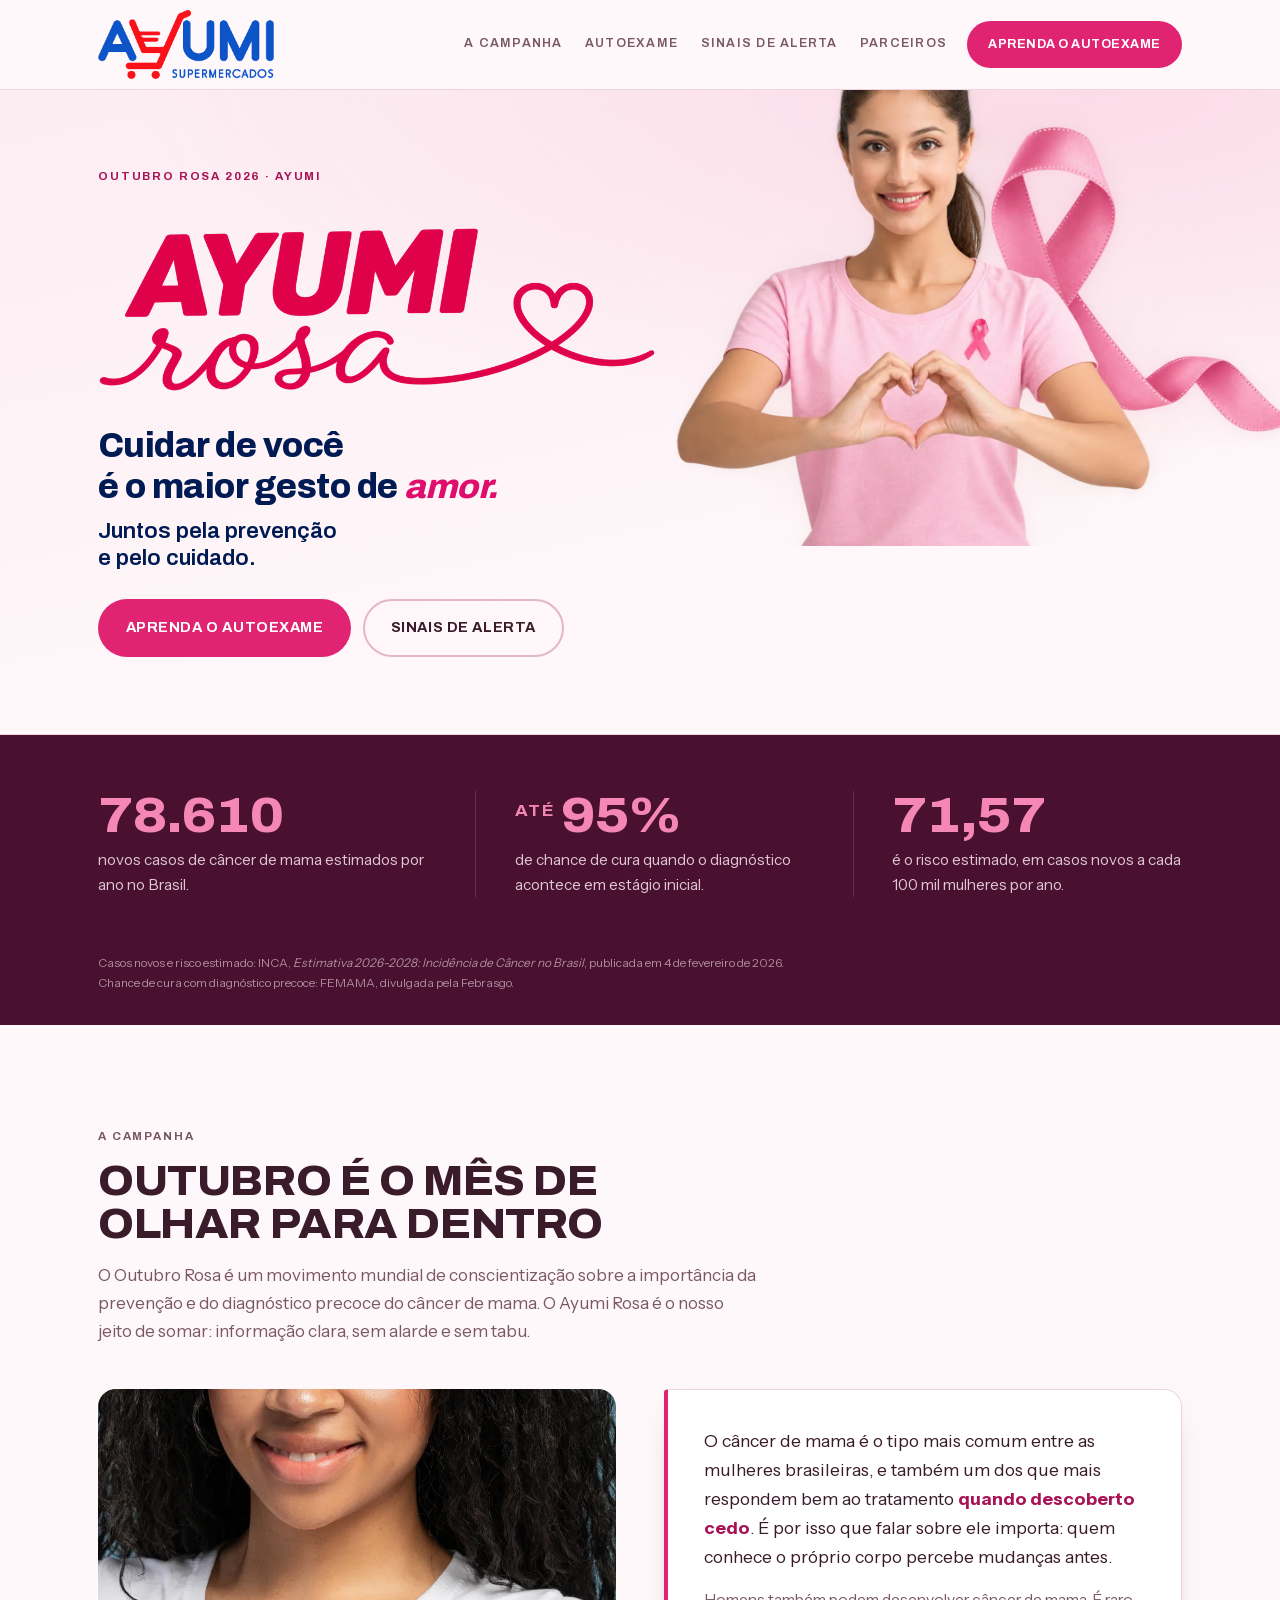
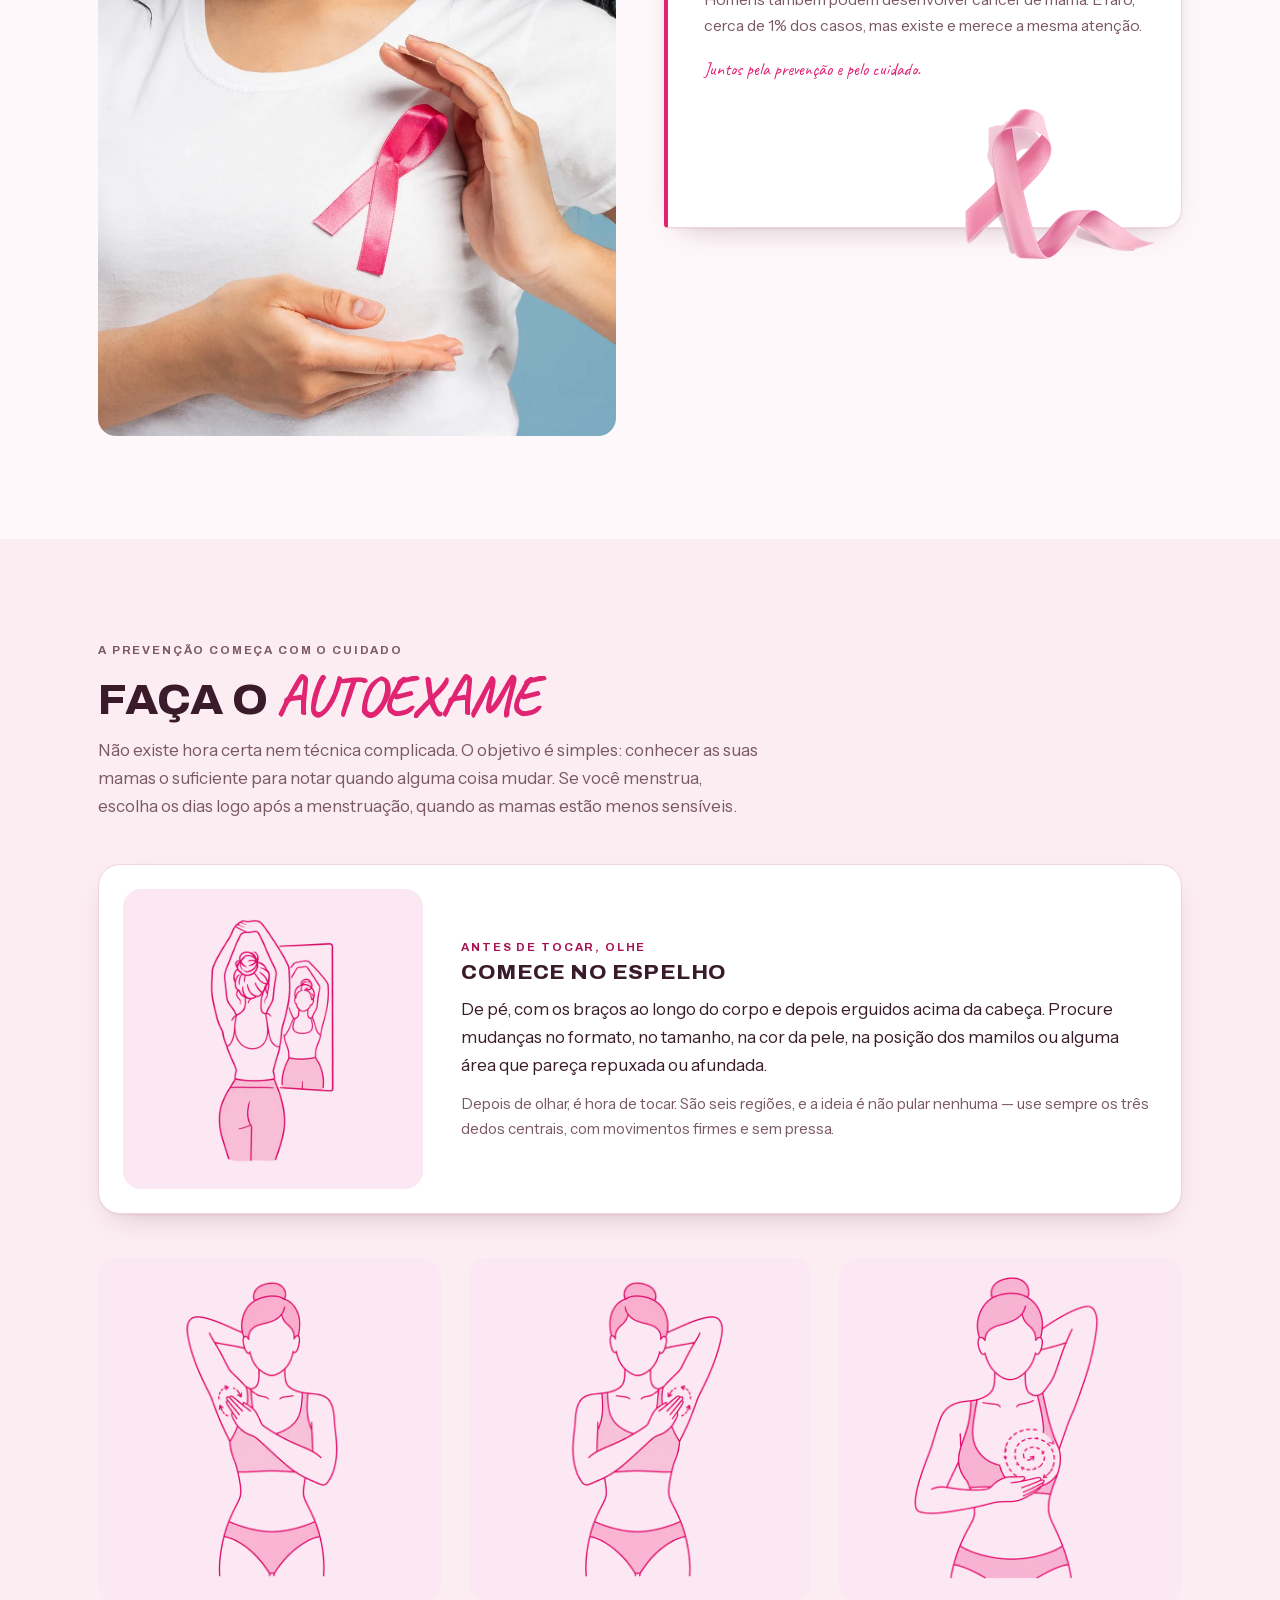
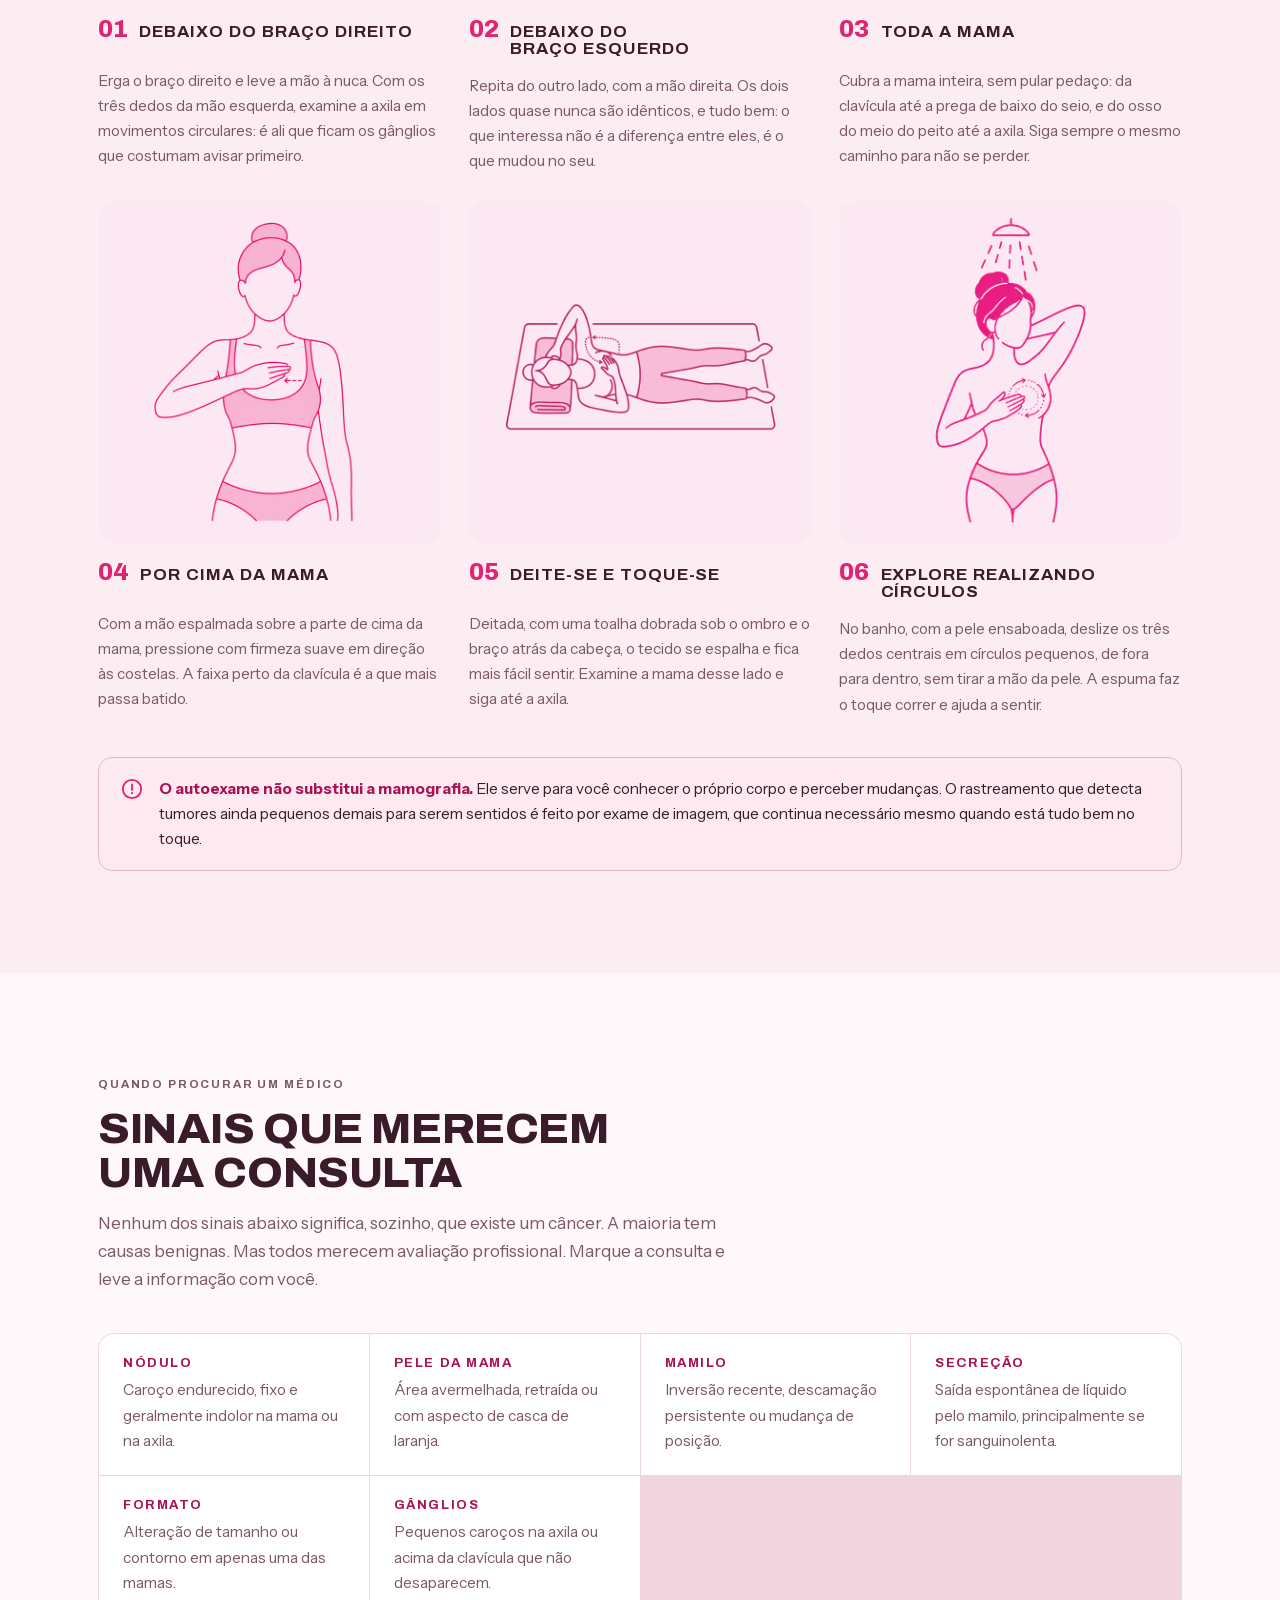
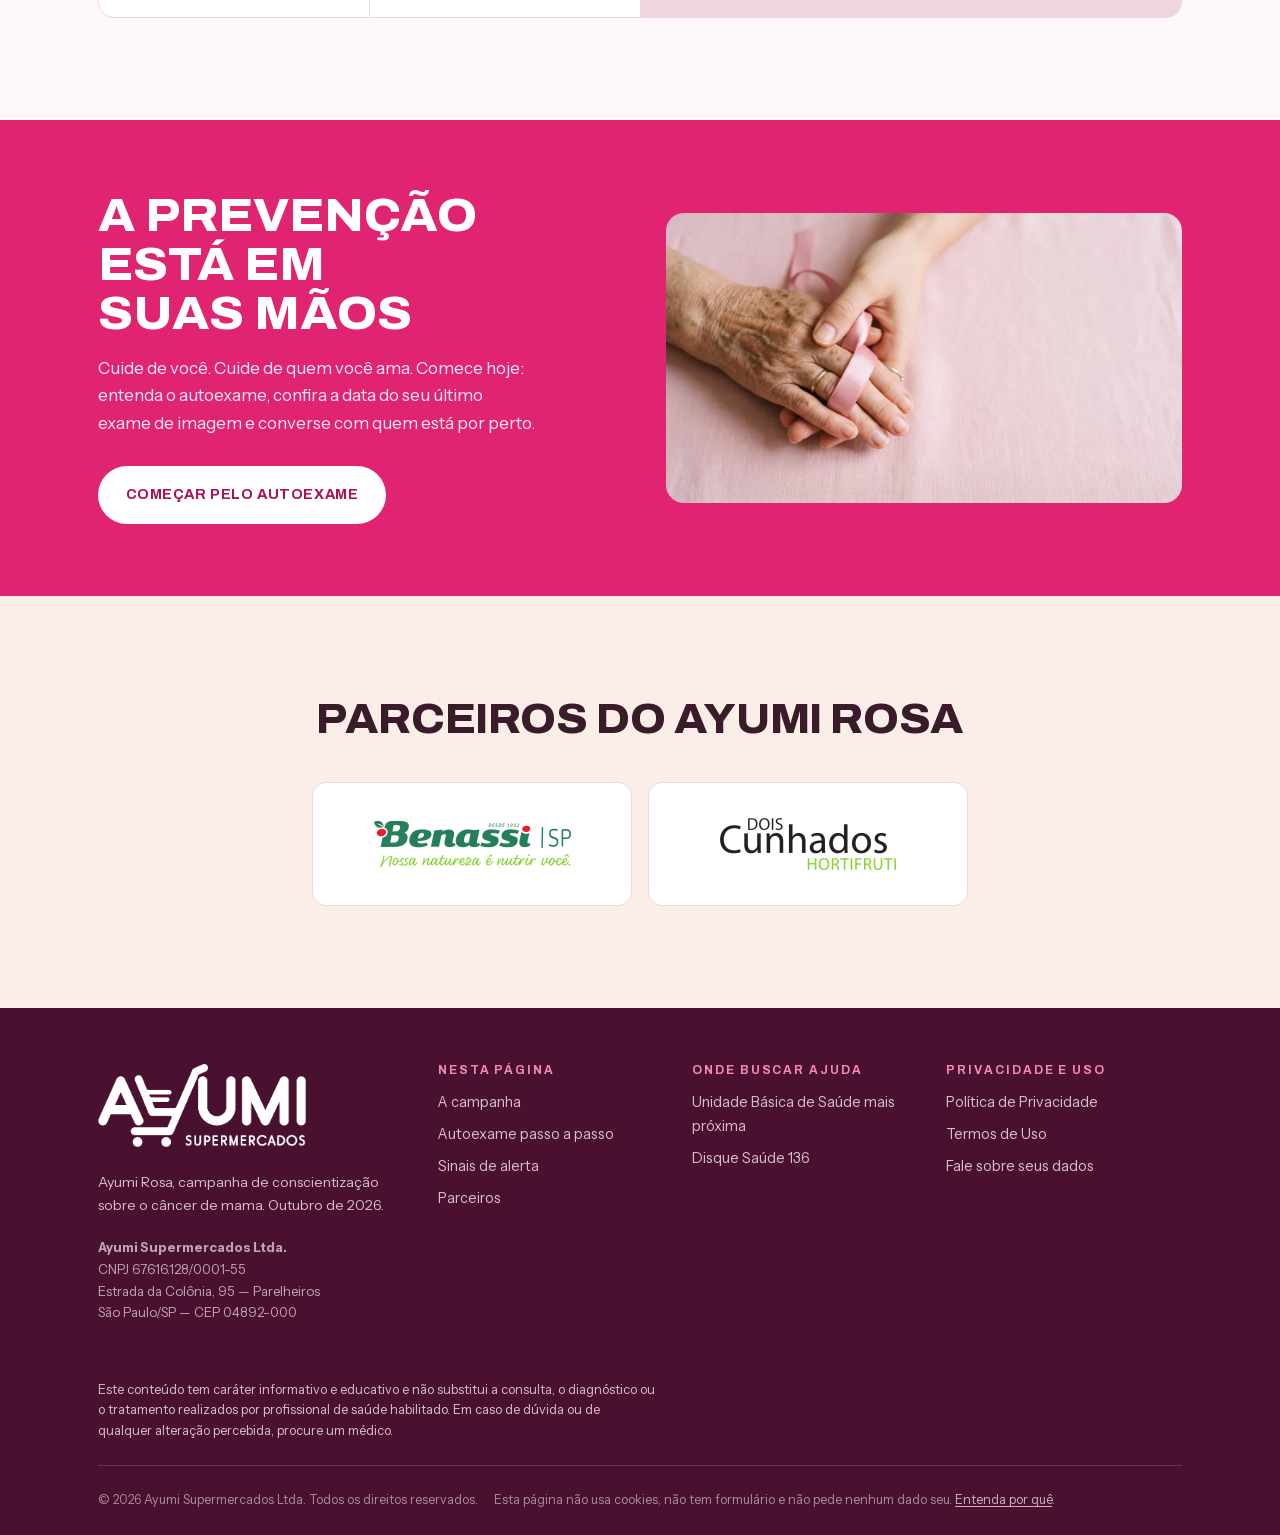
<file: index.html>
<!doctype html>
<html lang="pt-BR">
<head>
<meta charset="utf-8">
<meta name="viewport" content="width=device-width, initial-scale=1">
<title>Ayumi Rosa</title>
<meta name="description" content="Outubro Rosa da Ayumi: como fazer o autoexame, quais sinais merecem uma consulta e por que o diagnóstico precoce muda tudo.">

<!-- Endereco provisorio: reforca o X-Robots-Tag que o Caddy manda no cabecalho.
     Tirar os dois juntos quando a pagina for final. -->
<meta name="robots" content="noindex, nofollow">

<meta property="og:type" content="website">
<meta property="og:locale" content="pt_BR">
<meta property="og:site_name" content="Ayumi">
<meta property="og:title" content="Ayumi Rosa: cuidar de você é o maior gesto de amor">
<meta property="og:description" content="Outubro Rosa da Ayumi: como fazer o autoexame, quais sinais merecem uma consulta e por que o diagnóstico precoce muda tudo.">
<meta property="og:url" content="https://ayumirosa.com.br/">
<meta property="og:image" content="https://ayumirosa.com.br/img/og-ayumi-rosa.jpg">
<meta property="og:image:width" content="1200">
<meta property="og:image:height" content="630">
<meta property="og:image:alt" content="Laço de cetim rosa sobre papel texturizado">
<meta name="twitter:card" content="summary_large_image">
<meta name="theme-color" content="#e02472">

<!-- Fontes servidas daqui, nao pelo Google: o CSS de fonts.googleapis.com
     mandava o IP de cada visitante para fora do pais. Ver fontes/LEIA-ME.md. -->
<link rel="preload" href="fontes/archivo.woff2" as="font" type="font/woff2" crossorigin>
<link rel="preload" href="fontes/instrument-sans.woff2" as="font" type="font/woff2" crossorigin>
<link rel="stylesheet" href="css/fontes.css">

<style>
/* ============================================================
   AYUMI ROSA — campanha Outubro Rosa
   TEMA CLARO E SO. Nao existe variante escura: o `color-scheme: light` no
   :root faz o navegador desenhar controles e barra de rolagem no claro mesmo
   com o aparelho no modo escuro, e nao ha nenhum bloco prefers-color-scheme
   nem [data-theme]. Se for reintroduzir tema escuro um dia, lembre que a logo
   e vermelha e azul e precisa da negativa (img/logo-ayumi-branco.webp)
   sobre fundo escuro.
   Paleta: magenta de campanha + neutros mornos enviesados ao rosa
   + ameixa profunda no lugar do preto. O azul-marinho entra so na frase do
   banner, para bater com a arte da campanha; nao e cor de interface.
   ============================================================ */

:root{
  color-scheme: light;

  --papel:        #FFF8FA;
  --superficie:   #FFFFFF;
  --faixa:        #FCEDF2;
  --faixa-quente: #FBEEE8;
  --profundo:     #4A1030;
  --profundo-2:   #611843;

  --tinta:        #3A1B2A;
  --tinta-suave:  #7A5866;
  --tinta-clara:  #FFF0F6;

  --marinho:      #001B54;   /* texto do banner, medido na arte da campanha */
  --rosa-banner:  #DF0D6C;   /* o "amor." do banner, idem */

  /* #E12C77 era o rosa ate 21/09/2026. Branco sobre ele dava 4,35:1, e ele e
     fundo de texto em dois lugares — o botao primario (0.9rem bold) e a faixa
     inteira do CTA. Os dois sao texto de tamanho normal, que pede 4,5:1.
     #E02472 tem o MESMO matiz (335,1) e a MESMA saturacao (75,1%), so 1,8
     ponto mais escuro: da 4,51:1 e ninguem ve a diferenca. O rosa medido na
     arte da campanha e o --rosa-banner, que nao foi tocado. */
  --rosa:         #E02472;
  --rosa-escuro:  #A81355;
  --rosa-medio:   #F587B4;
  --rosa-claro:   #FBD9E6;

  --linha:        #F0D5DF;
  --linha-forte:  #E3B7C8;
  --sombra:       0 1px 2px rgba(74,16,48,.06), 0 12px 32px -18px rgba(74,16,48,.35);

  --mono: ui-monospace, SFMono-Regular, "SF Mono", Menlo, Consolas, monospace;
  --display: "Archivo", "Helvetica Neue", Arial, sans-serif;
  --corpo: "Instrument Sans", "Helvetica Neue", Arial, sans-serif;
  --script: "Caveat", "Brush Script MT", cursive;

  --larg: 1180px;
  --gutter: clamp(1.25rem, 4vw, 3rem);
}



*,*::before,*::after{ box-sizing:border-box; }
img{ max-width:100%; }

body{
  margin:0;
  background: var(--papel);
  color: var(--tinta);
  font-family: var(--corpo);
  font-size: 1.0625rem;
  line-height: 1.65;
  -webkit-font-smoothing: antialiased;
}

h1,h2,h3,h4{
  font-family: var(--display);
  font-weight: 800;
  line-height: 1.05;
  text-wrap: balance;
  margin: 0;
}

p{ margin:0; }
a{ color: var(--rosa-escuro); }

:focus-visible{
  outline: 3px solid var(--rosa);
  outline-offset: 3px;
  border-radius: 4px;
}

.env{ width:100%; max-width: var(--larg); margin-inline:auto; padding-inline: var(--gutter); }

.rotulo{
  font-family: var(--display);
  font-size: .72rem;
  font-weight: 700;
  letter-spacing: .16em;
  text-transform: uppercase;
  color: var(--rosa-escuro);
  margin:0;
}

.script{ font-family: var(--script); font-weight:700; color: var(--rosa); }

.secao{ padding-block: clamp(3.5rem, 8vw, 6.5rem); }
.secao--faixa{ background: var(--faixa); }
.secao--quente{ background: var(--faixa-quente); }

.cabecalho-secao{ display:flex; flex-direction:column; gap:.85rem; max-width: 46rem; }
.cabecalho-secao h2{ font-size: clamp(1.7rem, 3.6vw, 2.6rem); font-stretch: 108%; text-transform: uppercase; letter-spacing:-.01em; }
.cabecalho-secao p{ color: var(--tinta-suave); max-width: 60ch; }
/* So os parceiros usam: o titulo fica sozinho na secao e os dois cartoes ja
   sao centrados, entao alinhar a esquerda deixava o titulo fora de eixo. */
.cabecalho-secao--centro{ align-items:center; text-align:center; margin-inline:auto; }

/* ---------- botões ---------- */
/* Primeiro elemento focavel da pagina. Fica fora da tela ate receber foco,
   e entao aparece: quem navega por teclado nao precisa varrer o menu inteiro
   para chegar ao conteudo. LBI (Lei 13.146/2015, art. 63). */
.pular{
  position:absolute; left:.75rem; top:-4rem; z-index:100;
  background: var(--rosa); color:#fff; text-decoration:none;
  font-family: var(--display); font-weight:700; font-size:.85rem;
  letter-spacing:.04em; text-transform:uppercase;
  padding:.8rem 1.3rem; border-radius:0 0 12px 12px;
  transition: top .18s ease;
}
.pular:focus{ top:0; }

.btn{
  display:inline-flex; align-items:center; gap:.55rem;
  font-family: var(--display); font-weight:700; font-size:.9rem;
  letter-spacing:.04em; text-transform:uppercase;
  padding: .95rem 1.6rem; border-radius: 999px;
  border:2px solid transparent; text-decoration:none; cursor:pointer;
  transition: transform .18s ease, background-color .18s ease, color .18s ease, border-color .18s ease;
}
.btn--primario{ background: var(--rosa); color:#fff; }
.btn--primario:hover{ background: var(--rosa-escuro); transform: translateY(-2px); }
.btn--vazado{ border-color: var(--linha-forte); color: var(--tinta); background:transparent; }
.btn--vazado:hover{ border-color: var(--rosa); color: var(--rosa-escuro); transform: translateY(-2px); }
.btn--claro{ background:#fff; color: var(--rosa-escuro); }
.btn--claro:hover{ transform: translateY(-2px); background: var(--tinta-clara); }

/* ---------- topo ---------- */
.topo{
  position: sticky; top:0; z-index:50;
  background: color-mix(in srgb, var(--papel) 88%, transparent);
  backdrop-filter: blur(12px);
  border-bottom: 1px solid var(--linha);
}
.topo__grade{
  display:flex; align-items:center; gap:1.25rem;
  min-height: 76px; flex-wrap:nowrap; padding-block:.6rem;
}
.topo__nav{ display:flex; gap:1.4rem; margin-left:auto; overflow-x:auto; scrollbar-width:none; }
.topo__nav::-webkit-scrollbar{ display:none; }
.topo__nav a{
  font-family: var(--display); font-size:.78rem; font-weight:600;
  letter-spacing:.1em; text-transform:uppercase; text-decoration:none;
  color: var(--tinta-suave); white-space:nowrap; padding-block:.3rem;
  border-bottom:2px solid transparent;
}
.topo__nav a:hover{ color: var(--rosa-escuro); border-bottom-color: var(--rosa); }
.topo .btn{ padding:.7rem 1.2rem; font-size:.78rem; flex:0 0 auto; }
@media (max-width: 1060px){ .topo .btn{ display:none; } }

/* Faixa de tablet: logo + 4 itens nao cabem em uma linha, e a rolagem lateral
   do menu escondia um item sem nenhuma pista. Quebra em duas linhas.
   Precisa vir ANTES do bloco de 720px, que esconde o menu de vez no celular. */
@media (max-width: 920px){
  .topo__grade{ flex-wrap:wrap; }
  .topo__nav{ margin-left:0; width:100%; flex-wrap:wrap; overflow:visible; gap:.2rem 1.1rem; }
  .topo__nav a{ padding-block:.45rem; }
}
@media (max-width: 720px){
  /* Sem menu no topo. Medido: os itens quebravam em 3 linhas e o cabecalho
     ia a 206px — mais de um quarto da tela de um celular so de cabecalho,
     antes de comecar a pagina. Numa landing linear a rolagem ja e a
     navegacao, e o rodape repete os mesmos links. */
  .topo{ position:static; }
  .topo__nav{ display:none; }
  .topo__grade{ min-height:0; }

  /* 18px de alvo de toque nos links do rodape era pequeno demais para o dedo */
  .rodape ul{ gap:.15rem; }
  .rodape ul a{ display:inline-block; padding-block:.55rem; }
}


/* ---------- logo ---------- */
/* Mesma aba, de proposito: logo que leva ao site da marca e comportamento
   conhecido, e mandar o visitante para a loja e o objetivo da campanha. */
.logo-link{ display:inline-flex; flex:0 0 auto; border-radius:8px; transition: opacity .18s ease; }
.logo-link:hover{ opacity:.82; }
.logo-topo{ display:block; width:176px; height:auto; }
.logo-rodape{ display:block; width:208px; height:auto; }
.rodape .logo-link:hover{ opacity:.75; }
/* Precisa vir DEPOIS das larguras base: ficava junto do resto do topo, no
   @media de 720px la em cima, e a regra base sobrescrevia a versao menor. */
@media (max-width: 720px){ .logo-topo{ width:152px; } }


/* ---------- hero ---------- */
.hero{
  position:relative; overflow:hidden;   /* a figura sangra: sem isso viraria rolagem lateral */
  background:
    radial-gradient(120% 90% at 85% 0%, color-mix(in srgb, var(--rosa-claro) 90%, transparent) 0%, transparent 62%),
    linear-gradient(168deg, var(--faixa) 0%, var(--papel) 78%);
  border-bottom:1px solid var(--linha);
}
.hero__grade{
  --hero-respiro: clamp(2.5rem, 6vw, 5rem);
  display:grid; grid-template-columns: 1.15fr 1.05fr; gap: clamp(.5rem,1.5vw,1.25rem);
  align-items:center; padding-block: var(--hero-respiro);
}
/* Em tela grande sobra largura: a coluna do texto puxa mais, e a marca chega
   perto da moca como na arte da campanha. Abaixo disso a mesma divisao
   espremia a figura — em 1180px ela caia para 454px de largura, com 323px de
   faixa vazia embaixo. */
@media (min-width: 1500px){ .hero__grade{ grid-template-columns: 1.4fr .8fr; } }
@media (max-width: 900px){ .hero__grade{ grid-template-columns:1fr; } }

.hero__texto{ display:flex; flex-direction:column; gap:1.35rem; position:relative; z-index:2; }
/* A marca da campanha e arte pronta, nao tipografia: o "rosa" manuscrito
   termina num laco que vira coracao, e isso nao se remonta com fonte. */
.marca{ margin:0; }
/* sem teto: a marca ocupa a coluna inteira, e o tamanho dela e a divisao
   das colunas do banner que define */
.marca img{ display:block; width:100%; height:auto; }
.hero__frase{
  font-family: var(--display); font-weight:800; font-size: clamp(1.3rem, 6vw, 2.15rem);
  line-height:1.18; letter-spacing:-.015em; color: var(--marinho);
}
.hero__frase em{ font-style:italic; color: var(--rosa-banner); }
/* Mote da campanha logo abaixo da frase de abertura: um degrau menor, para ler
   como assinatura e nao como uma segunda manchete. */
.hero__mote{
  display:block; margin-top:.7rem; font-size:.66em; font-weight:600;
  color: var(--marinho); letter-spacing:0;
}
.hero__acoes{ display:flex; flex-wrap:wrap; gap:.75rem; margin-top:.35rem; }

.hero__arte{
  position:relative; margin-inline-start:auto;
  /* A foto corta o alto da cabeca. Solta no meio do banner isso lê como erro,
     entao a figura sobe ate encostar no topo da secao: o corte passa a ser a
     borda da pagina. A margem negativa anula exatamente o respiro de cima. */
  align-self:start;
  margin-top: calc(-1 * var(--hero-respiro));
  /* e embaixo tambem: senao sobra uma faixa vazia entre o pe da figura e a
     faixa de numeros, do tamanho do respiro. Com as duas margens, quando a
     figura e maior que o texto ela passa a definir a altura da secao e encosta
     nas duas bordas; o overflow:hidden do .hero apara o que passar. */
  margin-bottom: calc(-1 * var(--hero-respiro));
  /* Sangra ate a borda da JANELA, nao ate a do container: em tela larga o
     .env para em 1180px e a figura ficava ilhada no meio do rosa, com um vazio
     enorme embaixo dela. O termo com 100vw devolve o que sobra de cada lado. */
  --sangra: calc(var(--gutter) + max(0px, (100vw - var(--larg)) / 2));
  /* sem teto apertado: a figura preenche o vao inteiro entre o texto e a
     borda, senao em tela larga ela encosta na borda mas fica longe do texto */
  width: calc(100% + var(--sangra)); max-width: 1100px;
  margin-inline-end: calc(-1 * var(--sangra));
}
/* A figura do banner vem recortada, com o laco ja atras da moca, e entra sem
   moldura: nada de borda arredondada nem fundo, para o gradiente do hero
   passar por tras dela como na arte da campanha. */
.hero__figura{ display:block; width:100%; height:auto; }
/* Precisa vir DEPOIS de .hero__arte: mesma especificidade, quem vem por
   ultimo vence. A coluna da direita sozinha nao devolve o tamanho da moca,
   porque marca e figura disputam a mesma largura; aqui a figura avanca 130px
   para a esquerda, por tras da coluna de texto (que tem z-index 2), sem
   empurrar nada. */
@media (min-width: 1500px){
  .hero__arte{ width: calc(100% + var(--sangra) + 130px); margin-inline-start: -130px; }
}
/* Coluna unica: sem teto a figura crescia demais e empurrava o resto da
   pagina para fora da primeira tela. */
@media (max-width: 900px){
  /* em coluna unica o sangramento nao faz sentido: a figura volta a caber na
     coluna e fica centrada, senao encosta so na borda direita. E ela vai para
     o alto da secao, pelo mesmo motivo do corte da cabeca. */
  .hero__arte{
    width:100%; max-width:520px; margin-inline:auto; order:-1;
    /* a margem negativa de baixo so vale nas duas colunas: aqui ela puxava o
       texto para cima da figura, sobrepondo o rotulo */
    margin-bottom:0;
  }
}


/* ---------- faixa de dados ---------- */
.dados{ background: var(--profundo); color: var(--tinta-clara); }
.dados__grade{
  display:grid; grid-template-columns: repeat(3, 1fr);
  gap: clamp(1.5rem,4vw,3rem); padding-block: clamp(2.5rem,5vw,3.5rem);
}
@media (max-width: 780px){ .dados__grade{ grid-template-columns:1fr; } }
.dado{ display:flex; flex-direction:column; gap:.4rem; }
.dado + .dado{ border-top:1px solid rgba(255,255,255,.14); padding-top:1.5rem; }
@media (min-width: 781px){
  .dado + .dado{ border-top:0; padding-top:0; border-left:1px solid rgba(255,255,255,.14); padding-left: clamp(1.5rem,3vw,3rem); }
}
.dado__num{
  font-family: var(--display); font-weight:800; font-stretch:110%;
  font-size: clamp(2.1rem, 4.6vw, 3.1rem); line-height:1;
  color: var(--rosa-medio); font-variant-numeric: tabular-nums;
}
/* "ate 95%": o numero e da FEMAMA e e um TETO, nao um piso. O prefixo vem
   miudo e sobrescrito para nao competir com o algarismo, mas ele nao e enfeite
   — sem ele a faixa afirma mais do que a fonte diz. */
.dado__ate{
  font-size:.34em; font-weight:700; font-stretch:104%; text-transform:uppercase;
  letter-spacing:.12em; vertical-align:.95em; margin-right:.28em;
}
.dado__txt{ font-size:.95rem; color: rgba(255,240,246,.82); max-width:34ch; }
.dados__fonte{ font-size:.75rem; color: rgba(255,240,246,.55); padding-bottom:2rem; max-width:80ch; }
.dados__fonte cite{ font-style:italic; }

/* ---------- sobre ---------- */
.sobre__grade{
  display:grid; grid-template-columns: 1fr 1fr; gap: clamp(1.5rem,4vw,3rem);
  align-items:start; margin-top:2.75rem;
}
@media (max-width: 880px){
  .sobre__grade{ grid-template-columns:1fr; }
  .sobre__coluna .foto{ max-width:460px; margin-inline:auto; }
}
.sobre__coluna{ display:flex; flex-direction:column; gap:1.5rem; }
.declaracao{
  position:relative;
  background: var(--superficie); border:1px solid var(--linha);
  border-left:4px solid var(--rosa); border-radius: 4px 18px 18px 4px;
  padding: clamp(1.5rem,3vw,2.25rem); box-shadow: var(--sombra);
  display:flex; flex-direction:column; gap:1rem;
}
.declaracao p{ font-size:1.1rem; }
.declaracao p strong{ color: var(--rosa-escuro); }
/* Ornamento no pe da caixa: ultimo elemento do fluxo, encostado na direita
   pela margem automatica da esquerda, e descendo para fora da caixa pela
   margem de baixo negativa. Como ele vem depois do texto e nao e posicionado
   fora do fluxo, nao ha largura em que cubra alguma linha. O transbordo cabe
   no respiro que a secao ja tem embaixo. */
.declaracao__laco{
  display:block; width:min(46%, 190px); height:auto;
  margin: .6rem -.6rem -68px auto;
}

.declaracao__assina{ font-family: var(--script); font-size:1.5rem; color: var(--rosa); }

/* ---------- passos ---------- */
/* auto-fit, e nao 3->1: com o corte seco em 900px cada ilustracao 1:1 virava
   um quadrado de 796px. Assim cai para 2 colunas antes de cair para 1. */
.passos{
  display:grid; grid-template-columns: repeat(auto-fit, minmax(240px,1fr));
  gap: clamp(1rem,2.5vw,1.75rem); margin-top:2.75rem;
}
.passo{ display:flex; flex-direction:column; gap:1rem; }
.passo__topo{ display:flex; align-items:baseline; gap:.7rem; }
.passo__num{
  font-family: var(--display); font-weight:800; font-size:1.55rem;
  color: var(--rosa); font-variant-numeric: tabular-nums; line-height:1;
}
.passo h3{
  font-size:1.02rem; letter-spacing:.06em; text-transform:uppercase;
  font-weight:700; font-stretch:104%;
}
.passo p{ font-size:.95rem; color: var(--tinta-suave); }

/* Seis regioes do autoexame: 3x2 no desktop. Precisa vir DEPOIS de .passos,
   que e auto-fit e deixaria 4+2 na primeira linha. */
.passos--seis{ grid-template-columns: repeat(3, minmax(0,1fr)); }
@media (max-width: 880px){ .passos--seis{ grid-template-columns: repeat(2, minmax(0,1fr)); } }
/* Titulo de duas linhas ("Debaixo do braco esquerdo") desalinhava o texto das
   colunas vizinhas; reserva a altura das duas linhas enquanto ha mais de uma. */
@media (min-width: 561px){ .passos--seis .passo__topo{ min-height:2.2rem; } }
@media (max-width: 560px){ .passos--seis{ grid-template-columns: 1fr; } }

/* Observacao no espelho: nao e uma regiao de toque, entao fica fora da grade
   e vem antes dela, que e a ordem do exame. */
.antes{
  display:grid; grid-template-columns: minmax(0,300px) 1fr;
  gap: clamp(1.25rem,3vw,2.5rem); align-items:center;
  margin-top:2.75rem; padding: clamp(1rem,2.2vw,1.5rem);
  background: var(--superficie); border:1px solid var(--linha);
  border-radius:22px; box-shadow: var(--sombra);
}
.antes h3{
  font-size:1.3rem; text-transform:uppercase; letter-spacing:.02em;
  font-stretch:104%; margin-block:.35rem .7rem;
}
.antes__txt p + p{ margin-top:.7rem; color: var(--tinta-suave); font-size:.95rem; }
@media (max-width: 760px){
  .antes{ grid-template-columns:1fr; }
  .antes .foto{ max-width:320px; margin-inline:auto; }
}

.aviso{
  display:flex; gap:1rem; align-items:flex-start; margin-top:2.5rem;
  padding: 1.15rem 1.35rem; border-radius:14px;
  background: color-mix(in srgb, var(--rosa-claro) 55%, var(--superficie));
  border:1px solid var(--linha-forte);
}
.aviso svg{ flex:0 0 auto; margin-top:.15rem; }
.aviso p{ font-size:.95rem; }
.aviso strong{ color: var(--rosa-escuro); }

/* ---------- sinais ---------- */
.sinais__grade{
  display:grid; grid-template-columns: repeat(auto-fit, minmax(240px,1fr));
  gap:1px; margin-top:2.5rem; background: var(--linha);
  border:1px solid var(--linha); border-radius:16px; overflow:hidden;
}
.sinal{ background: var(--superficie); padding:1.4rem 1.5rem; display:flex; flex-direction:column; gap:.45rem; }
.sinal h3{ font-size:.82rem; letter-spacing:.12em; text-transform:uppercase; color: var(--rosa-escuro); font-weight:700; }
.sinal p{ font-size:.95rem; color: var(--tinta-suave); }

/* ---------- parceiros ---------- */
.parceiros__lista{
  display:grid; grid-template-columns: repeat(2, minmax(0,320px));
  justify-content:center; gap:1rem; margin-top:2.5rem;
}
@media (max-width: 560px){
  .parceiros__lista{ grid-template-columns: minmax(0,320px); }
  .parceiro{ min-height:0; }
}
.parceiro{
  display:flex; flex-direction:column; align-items:center; justify-content:center;
  gap:.35rem; text-align:center; min-height:124px; padding:1.25rem 1rem;
  border:1px solid var(--linha); border-radius:14px;
  background: var(--superficie);
}
/* Os quatro arquivos ja saem com a MESMA area aparente (ver README): logo
   largo fica mais baixo, logo compacto fica mais alto, e a fileira pesa igual.
   Por isso aqui nao ha altura fixa: quem manda e o tamanho intrinseco de cada
   um, e o max-width so entra quando a coluna aperta. */
.parceiro img{ display:block; max-width:100%; height:auto; }

/* ---------- cta ---------- */
.cta{ background: var(--rosa); color:#fff; }
.cta__grade{
  display:grid; grid-template-columns: 1fr 1fr; gap: clamp(1.5rem,4vw,3.5rem);
  align-items:center; padding-block: clamp(3rem,6vw,4.5rem);
}
@media (max-width: 880px){ .cta__grade{ grid-template-columns:1fr; } }
.cta h2{ font-size: clamp(1.8rem,4.2vw,2.9rem); text-transform:uppercase; font-stretch:108%; }
.cta p{ margin-top:1rem; font-size:1.05rem; max-width:40ch; color: rgba(255,255,255,.9); }
.cta .btn--claro{ margin-top:1.75rem; }

/* ---------- imagens ---------- */
.foto{
  display:block; width:100%; height:auto;
  border-radius:18px;
  background: var(--rosa-claro);   /* segura o layout enquanto carrega */
}

/* ---------- rodapé ---------- */
.rodape{ background: var(--profundo); color: rgba(255,240,246,.78); }
.rodape__grade{
  display:grid; grid-template-columns: 1.4fr 1fr 1fr 1.1fr; gap:2.5rem;
  padding-block: clamp(2.5rem,5vw,3.5rem);
}
@media (max-width: 1040px){ .rodape__grade{ grid-template-columns: 1fr 1fr; } }
@media (max-width: 620px){ .rodape__grade{ grid-template-columns:1fr; } }
.rodape h3{
  font-size:.75rem; letter-spacing:.16em; text-transform:uppercase;
  color: var(--rosa-medio); margin-bottom:.9rem; font-weight:700;
}
.rodape ul{ list-style:none; margin:0; padding:0; display:flex; flex-direction:column; gap:.5rem; font-size:.9rem; }
.rodape a{ color: rgba(255,240,246,.78); text-decoration:none; }
.rodape a:hover{ color:#fff; text-decoration:underline; }
.rodape__base{
  border-top:1px solid rgba(255,255,255,.14); padding-block:1.5rem;
  display:flex; flex-wrap:wrap; gap:1rem; align-items:center;
  font-size:.78rem; color: rgba(255,240,246,.55);
}
.rodape__disclaimer{ max-width:62ch; font-size:.8rem; line-height:1.6; padding-bottom:1.5rem; }
/* Quem responde pela pagina, por extenso. Nao e miudo de rodape: e a
   identificacao do controlador exigida pela LGPD, e sem ela o visitante nao
   tem a quem cobrar o direito que a politica promete. */
.rodape__id{ font-size:.82rem; line-height:1.65; margin-top:1.25rem; color: rgba(255,240,246,.66); max-width:38ch; }
.rodape__base a{ color: rgba(255,240,246,.72); text-decoration:underline; text-underline-offset:.2em; }
.rodape__base a:hover{ color:#fff; }
/* Regiao, nao controle: receber o foco do link de pulo nao precisa desenhar
   um contorno em volta da pagina inteira. */
main:focus{ outline:none; }

html{ scroll-behavior:smooth; }
@media (prefers-reduced-motion: reduce){
  html{ scroll-behavior:auto; }
  *{ transition-duration:.01ms !important; animation-duration:.01ms !important; }
}
</style>
</head>
<body>

<a class="pular" href="#conteudo">Pular para o conteúdo</a>

<!-- ====================== TOPO ====================== -->
<header class="topo">
  <div class="env topo__grade">
    <a class="logo-link" href="https://www.ayumi.com.br/">
      <img class="logo-topo" src="img/logo-ayumi.webp"
           width="547" height="217" alt="Ayumi Supermercados">
    </a>
    <nav class="topo__nav" aria-label="Seções da página">
      <a href="#campanha">A campanha</a>
      <a href="#autoexame">Autoexame</a>
      <a href="#sinais">Sinais de alerta</a>
      <a href="#parceiros">Parceiros</a>
    </nav>
    <a class="btn btn--primario" href="#autoexame">Aprenda o autoexame</a>
  </div>
</header>

<main id="conteudo" tabindex="-1">

<!-- ====================== HERO ====================== -->
<section class="hero">
  <div class="env hero__grade">
    <div class="hero__texto">
      <p class="rotulo">Outubro Rosa 2026 · Ayumi</p>
      <h1 class="marca">
        <img src="img/marca-ayumi-rosa.webp" width="500" height="177"
             alt="Ayumi Rosa" decoding="async" fetchpriority="high">
      </h1>
      <p class="hero__frase">Cuidar de você<br>é o maior gesto de <em>amor.</em>
         <span class="hero__mote">Juntos pela prevenção<br>e pelo cuidado.</span></p>
      <div class="hero__acoes">
        <a class="btn btn--primario" href="#autoexame">Aprenda o autoexame</a>
        <a class="btn btn--vazado" href="#sinais">Sinais de alerta</a>
      </div>
    </div>

    <div class="hero__arte">
      <img class="hero__figura" src="img/hero-composicao.webp" width="830" height="625"
             alt="Mulher de camiseta rosa sorrindo, formando um coração com as mãos, ao lado de um grande laço rosa" decoding="async" fetchpriority="high">
    </div>
  </div>
</section>

<!-- ====================== DADOS ====================== -->
<section class="dados" aria-label="O câncer de mama em números">
  <div class="env">
    <div class="dados__grade">
      <div class="dado">
        <span class="dado__num">78.610</span>
        <p class="dado__txt">novos casos de câncer de mama estimados por ano no Brasil.</p>
      </div>
      <div class="dado">
        <span class="dado__num"><span class="dado__ate">até</span>95%</span>
        <p class="dado__txt">de chance de cura quando o diagnóstico acontece em estágio inicial.</p>
      </div>
      <div class="dado">
        <span class="dado__num">71,57</span>
        <p class="dado__txt">é o risco estimado, em casos novos a cada 100 mil mulheres por ano.</p>
      </div>
    </div>
    <p class="dados__fonte">
      Casos novos e risco estimado: INCA, <cite>Estimativa 2026-2028: Incidência de Câncer no
      Brasil</cite>, publicada em 4 de fevereiro de 2026. Chance de cura com diagnóstico
      precoce: FEMAMA, divulgada pela Febrasgo.
    </p>
  </div>
</section>

<!-- ====================== CAMPANHA ====================== -->
<section class="secao" id="campanha">
  <div class="env">
    <div class="cabecalho-secao">
      <p class="rotulo">A campanha</p>
      <h2>Outubro é o mês de olhar para dentro</h2>
      <p>O Outubro Rosa é um movimento mundial de conscientização sobre a importância
         da prevenção e do diagnóstico precoce do câncer de mama. O Ayumi Rosa é o nosso
         jeito de somar: informação clara, sem alarde e sem tabu.</p>
    </div>

    <div class="sobre__grade">
      <div class="sobre__coluna">
        <img class="foto" src="img/campanha-autocuidado.webp" width="900" height="1125"
             alt="Mulher de camiseta branca com um laço rosa no peito, as mãos em volta da mama" decoding="async" loading="lazy">
      </div>

      <div class="sobre__coluna">
        <div class="declaracao">
          <p>O câncer de mama é o tipo mais comum entre as mulheres brasileiras, e também
             um dos que mais respondem bem ao tratamento <strong>quando descoberto cedo</strong>.
             É por isso que falar sobre ele importa: quem conhece o próprio corpo percebe
             mudanças antes.</p>
          <p style="color:var(--tinta-suave);font-size:.98rem">Homens também podem desenvolver
             câncer de mama. É raro, cerca de 1% dos casos, mas existe e merece a mesma atenção.</p>
          <p class="declaracao__assina">Juntos pela prevenção e pelo cuidado.</p>
          <img class="declaracao__laco" src="img/laco-outubro-rosa.webp" width="190" height="150"
               alt="" aria-hidden="true" decoding="async" loading="lazy">
        </div>
      </div>
    </div>
  </div>
</section>

<!-- ====================== AUTOEXAME ====================== -->
<section class="secao secao--faixa" id="autoexame">
  <div class="env">
    <div class="cabecalho-secao">
      <p class="rotulo">A prevenção começa com o cuidado</p>
      <h2>Faça o <span class="script" style="font-size:1.35em;line-height:.8">autoexame</span></h2>
      <p>Não existe hora certa nem técnica complicada. O objetivo é simples: conhecer as
         suas mamas o suficiente para notar quando alguma coisa mudar. Se você menstrua,
         escolha os dias logo após a menstruação, quando as mamas estão menos sensíveis.</p>
    </div>

    <!-- Observação no espelho: vem antes do toque e não é uma das seis regiões,
         por isso fica fora da grade. -->
    <div class="antes">
      <img class="foto" src="img/autoexame-1-espelho.webp" width="720" height="720"
           alt="Ilustração: mulher de costas diante do espelho, com os braços erguidos acima da cabeça" decoding="async" loading="lazy">
      <div class="antes__txt">
        <p class="rotulo">Antes de tocar, olhe</p>
        <h3>Comece no espelho</h3>
        <p>De pé, com os braços ao longo do corpo e depois erguidos acima da cabeça.
           Procure mudanças no formato, no tamanho, na cor da pele, na posição dos mamilos
           ou alguma área que pareça repuxada ou afundada.</p>
        <p>Depois de olhar, é hora de tocar. São seis regiões, e a ideia é não pular
           nenhuma — use sempre os três dedos centrais, com movimentos firmes e sem pressa.</p>
      </div>
    </div>

    <ol class="passos passos--seis" style="list-style:none;padding:0">
      <li class="passo">
        <img class="foto" src="img/autoexame-axila-direita.webp" width="720" height="720"
             alt="Ilustração: mulher com o braço direito erguido e a mão atrás da nuca, apalpando a axila direita com a outra mão em movimentos circulares" decoding="async" loading="lazy">
        <div class="passo__topo"><span class="passo__num">01</span><h3>Debaixo do braço direito</h3></div>
        <p>Erga o braço direito e leve a mão à nuca. Com os três dedos da mão esquerda,
           examine a axila em movimentos circulares: é ali que ficam os gânglios que
           costumam avisar primeiro.</p>
      </li>

      <li class="passo">
        <img class="foto" src="img/autoexame-axila-esquerda.webp" width="720" height="720"
             alt="Ilustração: mulher com o braço esquerdo erguido e a mão atrás da nuca, apalpando a axila esquerda com a outra mão em movimentos circulares" decoding="async" loading="lazy">
        <div class="passo__topo"><span class="passo__num">02</span><h3>Debaixo do braço esquerdo</h3></div>
        <p>Repita do outro lado, com a mão direita. Os dois lados quase nunca são
           idênticos, e tudo bem: o que interessa não é a diferença entre eles, é o que
           mudou no seu.</p>
      </li>

      <li class="passo">
        <img class="foto" src="img/autoexame-mama-inteira.webp" width="720" height="720"
             alt="Ilustração: mulher com o braço esquerdo erguido, sustentando a mama por baixo, com uma espiral tracejada que vai da borda externa até o centro" decoding="async" loading="lazy">
        <div class="passo__topo"><span class="passo__num">03</span><h3>Toda a mama</h3></div>
        <p>Cubra a mama inteira, sem pular pedaço: da clavícula até a prega de baixo do
           seio, e do osso do meio do peito até a axila. Siga sempre o mesmo caminho para
           não se perder.</p>
      </li>

      <li class="passo">
        <img class="foto" src="img/autoexame-parte-de-cima.webp" width="720" height="720"
             alt="Ilustração: mulher com a mão espalmada sobre a parte de cima da mama, pressionando em direção às costelas" decoding="async" loading="lazy">
        <div class="passo__topo"><span class="passo__num">04</span><h3>Por cima da mama</h3></div>
        <p>Com a mão espalmada sobre a parte de cima da mama, pressione com firmeza suave
           em direção às costelas. A faixa perto da clavícula é a que mais passa batido.</p>
      </li>

      <li class="passo">
        <img class="foto" src="img/autoexame-3-deitada.webp" width="720" height="720"
             alt="Ilustração: mulher deitada com uma toalha sob o ombro e o braço atrás da cabeça, apalpando a mama em direção à axila" decoding="async" loading="lazy">
        <div class="passo__topo"><span class="passo__num">05</span><h3>Deite-se e toque-se</h3></div>
        <p>Deitada, com uma toalha dobrada sob o ombro e o braço atrás da cabeça, o tecido
           se espalha e fica mais fácil sentir. Examine a mama desse lado e siga até a axila.</p>
      </li>

      <li class="passo">
        <img class="foto" src="img/autoexame-2-banho.webp" width="720" height="720"
             alt="Ilustração: mulher no banho, com um braço atrás da cabeça, apalpando a mama em movimentos circulares" decoding="async" loading="lazy">
        <div class="passo__topo"><span class="passo__num">06</span><h3>Explore realizando círculos</h3></div>
        <p>No banho, com a pele ensaboada, deslize os três dedos centrais em círculos
           pequenos, de fora para dentro, sem tirar a mão da pele. A espuma faz o toque
           correr e ajuda a sentir.</p>
      </li>
    </ol>

    <div class="aviso">
      <svg width="22" height="22" viewBox="0 0 24 24" fill="none" aria-hidden="true">
        <circle cx="12" cy="12" r="10" stroke="var(--rosa)" stroke-width="2"/>
        <path d="M12 7v6" stroke="var(--rosa)" stroke-width="2" stroke-linecap="round"/>
        <circle cx="12" cy="16.6" r="1.2" fill="var(--rosa)"/>
      </svg>
      <p><strong>O autoexame não substitui a mamografia.</strong> Ele serve para você conhecer
         o próprio corpo e perceber mudanças. O rastreamento que detecta tumores ainda pequenos
         demais para serem sentidos é feito por exame de imagem, que continua
         necessário mesmo quando está tudo bem no toque.</p>
    </div>
  </div>
</section>

<!-- ====================== SINAIS ====================== -->
<section class="secao" id="sinais">
  <div class="env">
    <div class="cabecalho-secao">
      <p class="rotulo">Quando procurar um médico</p>
      <h2>Sinais que merecem uma consulta</h2>
      <p>Nenhum dos sinais abaixo significa, sozinho, que existe um câncer. A maioria tem
         causas benignas. Mas todos merecem avaliação profissional. Marque a consulta e leve
         a informação com você.</p>
    </div>

    <div class="sinais__grade">
      <article class="sinal">
        <h3>Nódulo</h3>
        <p>Caroço endurecido, fixo e geralmente indolor na mama ou na axila.</p>
      </article>
      <article class="sinal">
        <h3>Pele da mama</h3>
        <p>Área avermelhada, retraída ou com aspecto de casca de laranja.</p>
      </article>
      <article class="sinal">
        <h3>Mamilo</h3>
        <p>Inversão recente, descamação persistente ou mudança de posição.</p>
      </article>
      <article class="sinal">
        <h3>Secreção</h3>
        <p>Saída espontânea de líquido pelo mamilo, principalmente se for sanguinolenta.</p>
      </article>
      <article class="sinal">
        <h3>Formato</h3>
        <p>Alteração de tamanho ou contorno em apenas uma das mamas.</p>
      </article>
      <article class="sinal">
        <h3>Gânglios</h3>
        <p>Pequenos caroços na axila ou acima da clavícula que não desaparecem.</p>
      </article>
    </div>
  </div>
</section>

<!-- ====================== CTA ====================== -->
<section class="cta">
  <div class="env cta__grade">
    <div>
      <h2>A prevenção está em suas mãos</h2>
      <p>Cuide de você. Cuide de quem você ama. Comece hoje: entenda o autoexame,
         confira a data do seu último exame de imagem e converse com quem está por perto.</p>
      <a class="btn btn--claro" href="#autoexame">Começar pelo autoexame</a>
    </div>

    <img class="foto" src="img/cta-maos.webp" width="1200" height="675"
             alt="Mão jovem apoiada sobre uma mão idosa, com uma fita rosa entre os dedos" decoding="async" loading="lazy">
  </div>
</section>

<!-- ====================== PARCEIROS ====================== -->
<section class="secao secao--quente" id="parceiros">
  <div class="env">
    <div class="cabecalho-secao cabecalho-secao--centro">
      <h2>Parceiros do Ayumi Rosa</h2>
    </div>

    <div class="parceiros__lista">
      <div class="parceiro">
        <img src="img/parceiro-benassi.webp" width="197" height="46"
             alt="Benassi SP" decoding="async" loading="lazy">
      </div>
      <div class="parceiro">
        <img src="img/parceiro-dois-cunhados.webp" width="176" height="52"
             alt="Dois Cunhados Hortifruti" decoding="async" loading="lazy">
      </div>
    </div>
  </div>
</section>

</main>

<!-- ====================== RODAPÉ ====================== -->
<footer class="rodape">
  <div class="env">
    <div class="rodape__grade">
      <div>
        <a class="logo-link" href="https://www.ayumi.com.br/">
          <img class="logo-rodape" src="img/logo-ayumi-branco.webp"
               width="547" height="217" alt="Ayumi Supermercados">
        </a>
        <p style="margin-top:1rem;font-size:.88rem;max-width:34ch">
          Ayumi Rosa, campanha de conscientização sobre o câncer de mama.
          Outubro de 2026.
        </p>
        <p class="rodape__id">
          <strong>Ayumi Supermercados Ltda.</strong><br>
          CNPJ 67.616.128/0001-55<br>
          Estrada da Colônia, 95 — Parelheiros<br>
          São Paulo/SP — CEP 04892-000
        </p>
      </div>

      <div>
        <h3>Nesta página</h3>
        <ul>
          <li><a href="#campanha">A campanha</a></li>
          <li><a href="#autoexame">Autoexame passo a passo</a></li>
          <li><a href="#sinais">Sinais de alerta</a></li>
          <li><a href="#parceiros">Parceiros</a></li>
        </ul>
      </div>

      <div>
        <h3>Onde buscar ajuda</h3>
        <ul>
          <li>Unidade Básica de Saúde mais próxima</li>
          <li>Disque Saúde 136</li>
        </ul>
      </div>

      <div>
        <h3>Privacidade e uso</h3>
        <ul>
          <li><a href="privacidade/">Política de Privacidade</a></li>
          <li><a href="termos/">Termos de Uso</a></li>
          <li><a href="mailto:online@ayumi.com.br">Fale sobre seus dados</a></li>
        </ul>
      </div>
    </div>

    <p class="rodape__disclaimer">
      Este conteúdo tem caráter informativo e educativo e não substitui a consulta,
      o diagnóstico ou o tratamento realizados por profissional de saúde habilitado.
      Em caso de dúvida ou de qualquer alteração percebida, procure um médico.
    </p>

    <div class="rodape__base">
      <span>© 2026 Ayumi Supermercados Ltda. Todos os direitos reservados.</span>
      <span>Esta página não usa cookies, não tem formulário e não pede nenhum dado seu.
        <a href="privacidade/">Entenda por quê</a>.</span>
    </div>
  </div>
</footer>

</body>

</html>
</file>
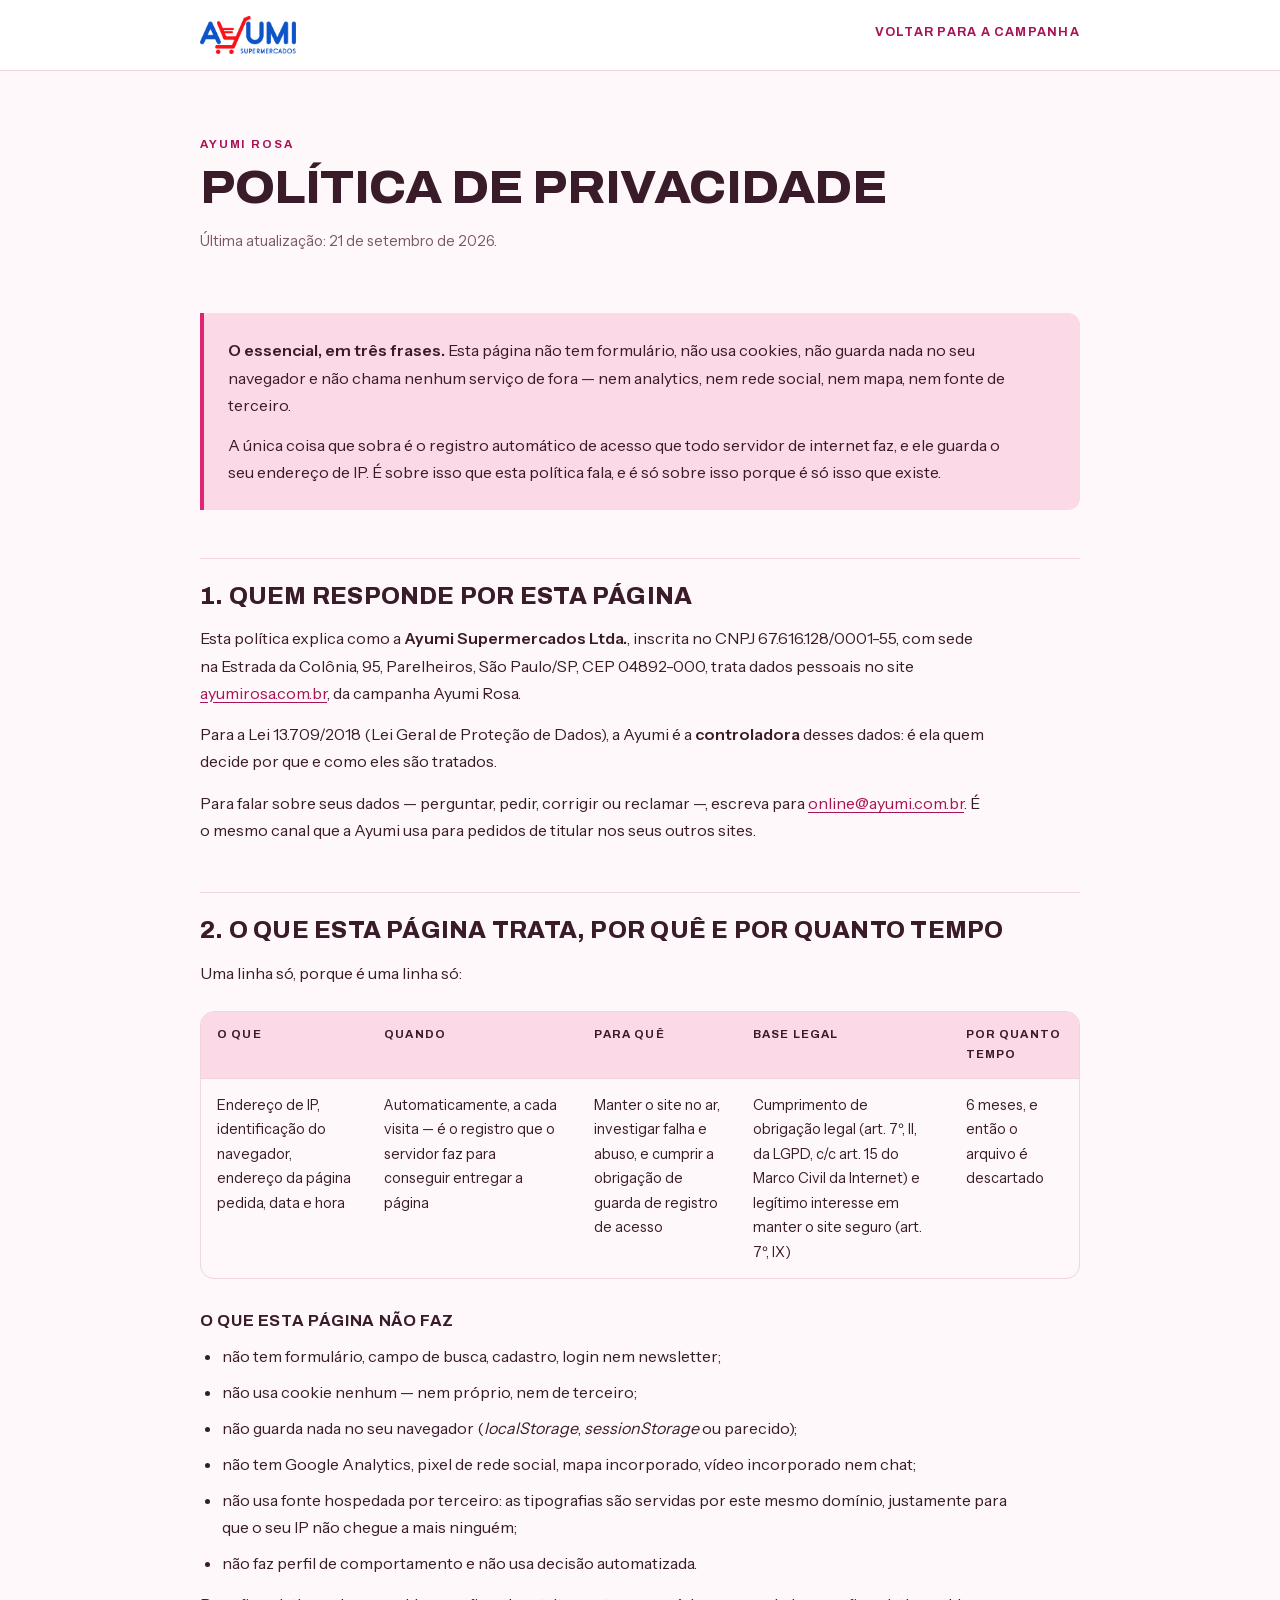
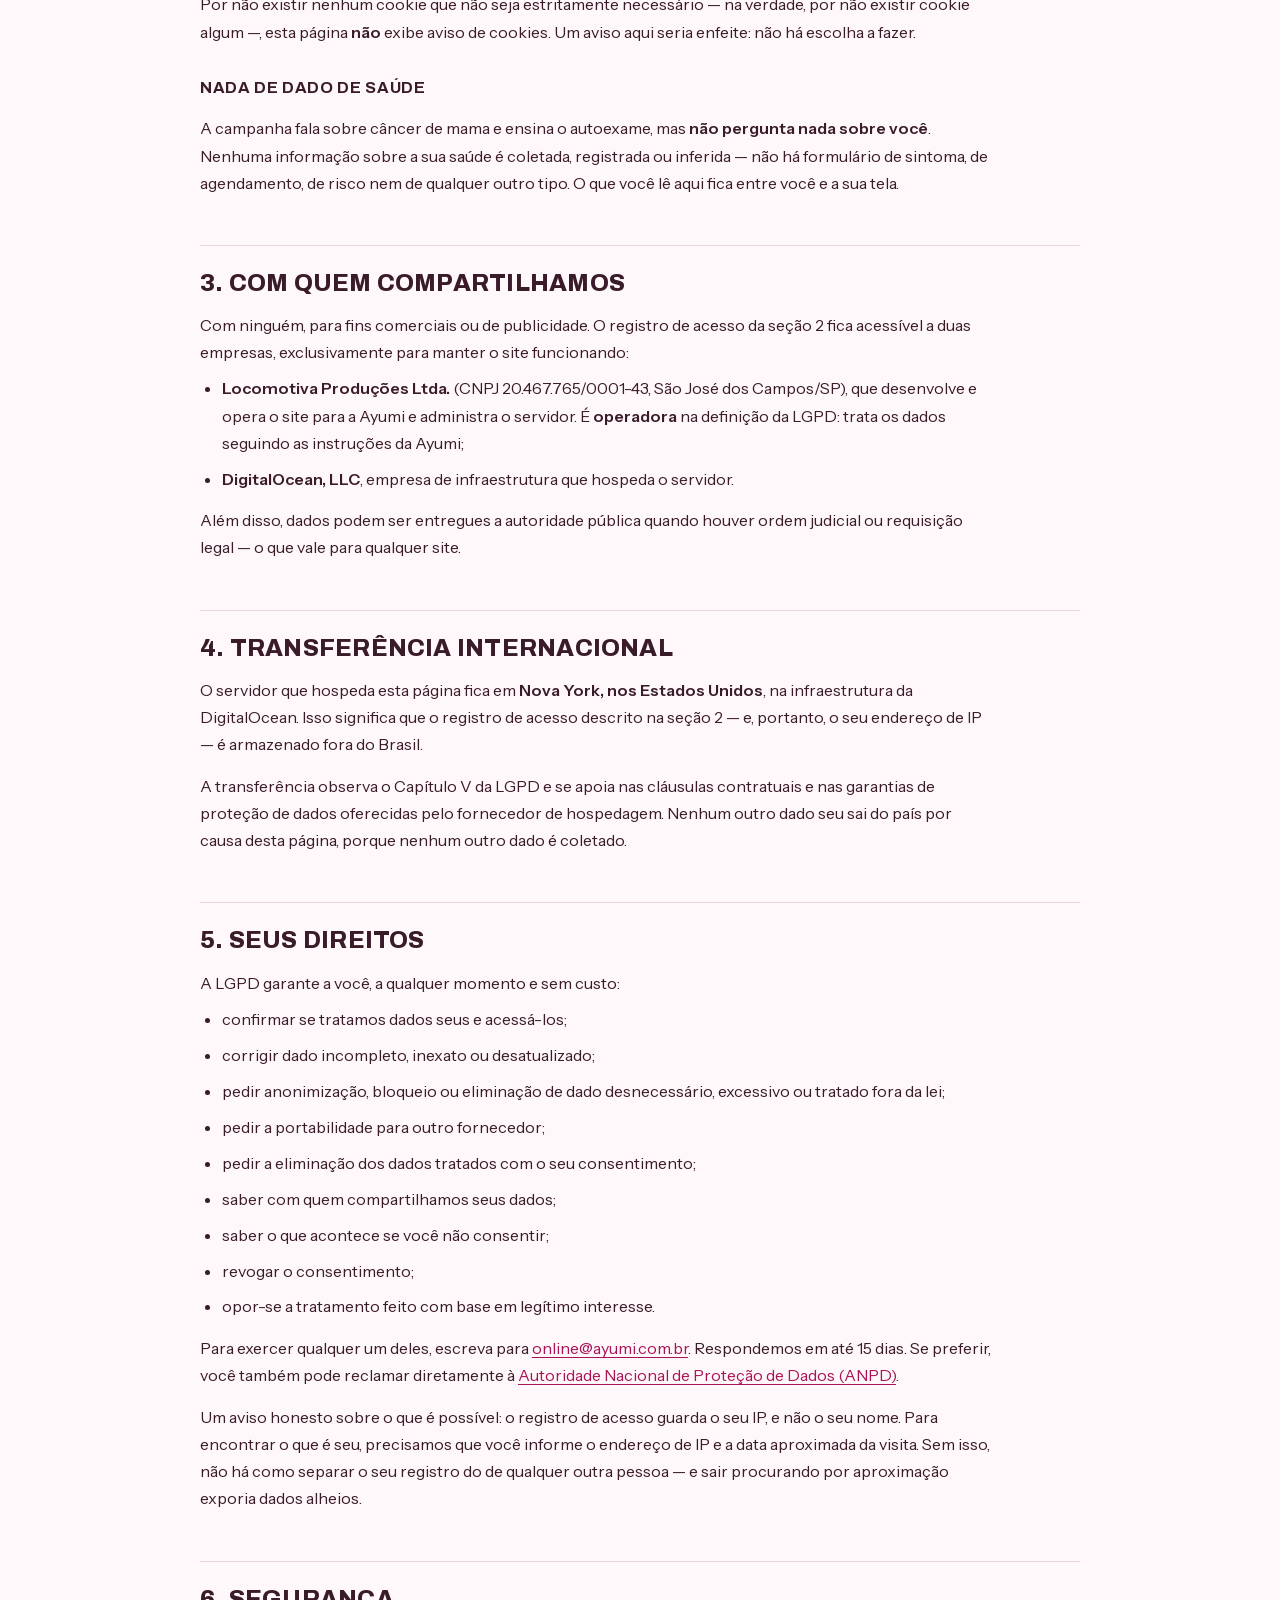
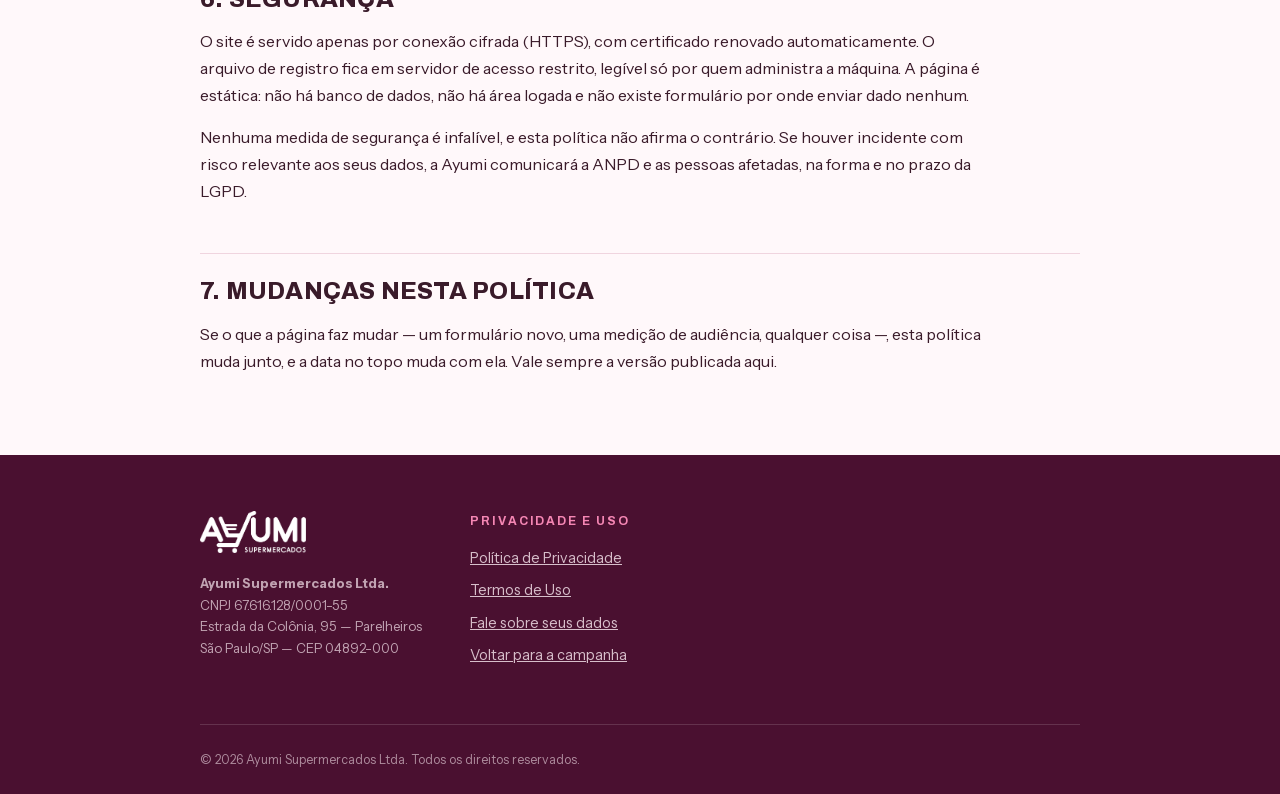
<file: privacidade/index.html>
<!doctype html>
<html lang="pt-BR">
<head>
<meta charset="utf-8">
<meta name="viewport" content="width=device-width, initial-scale=1">
<title>Política de Privacidade — Ayumi Rosa</title>
<meta name="description" content="Como a Ayumi trata dados pessoais na campanha Ayumi Rosa: o que a página registra, por quanto tempo, com quem compartilha e como exercer seus direitos.">

<!-- O noindex desta campanha e do vhost e vale para o site inteiro enquanto a
     pagina nao for liberada. Quando sair de la, sai daqui junto: pagina legal
     tem de ser encontravel. -->
<meta name="robots" content="noindex, nofollow">

<meta name="theme-color" content="#e02472">
<link rel="preload" href="../fontes/instrument-sans.woff2" as="font" type="font/woff2" crossorigin>
<link rel="stylesheet" href="../css/fontes.css">
<link rel="stylesheet" href="../css/legal.css">
</head>
<body>

<a class="pular" href="#conteudo">Pular para o conteúdo</a>

<header class="topo">
  <div class="env topo__grade">
    <a href="../"><img class="logo-topo" src="../img/logo-ayumi.webp" width="547" height="217" alt="Ayumi Supermercados"></a>
    <a class="topo__voltar" href="../">Voltar para a campanha</a>
  </div>
</header>

<main id="conteudo" tabindex="-1">

<div class="env capa">
  <p class="rotulo">Ayumi Rosa</p>
  <h1>Política de Privacidade</h1>
  <p class="capa__data">Última atualização: 21 de setembro de 2026.</p>
</div>

<div class="env doc">

  <div class="nota">
    <p><strong>O essencial, em três frases.</strong> Esta página não tem formulário, não
      usa cookies, não guarda nada no seu navegador e não chama nenhum serviço de fora —
      nem analytics, nem rede social, nem mapa, nem fonte de terceiro.</p>
    <p>A única coisa que sobra é o registro automático de acesso que todo servidor de
      internet faz, e ele guarda o seu endereço de IP. É sobre isso que esta política
      fala, e é só sobre isso porque é só isso que existe.</p>
  </div>

  <h2>1. Quem responde por esta página</h2>

  <p>Esta política explica como a <strong>Ayumi Supermercados Ltda.</strong>, inscrita no
    CNPJ 67.616.128/0001-55, com sede na Estrada da Colônia, 95, Parelheiros, São
    Paulo/SP, CEP 04892-000, trata dados pessoais no site
    <a href="https://ayumirosa.com.br">ayumirosa.com.br</a>, da campanha Ayumi Rosa.</p>

  <p>Para a Lei 13.709/2018 (Lei Geral de Proteção de Dados), a Ayumi é a
    <strong>controladora</strong> desses dados: é ela quem decide por que e como eles
    são tratados.</p>

  <p>Para falar sobre seus dados — perguntar, pedir, corrigir ou reclamar —, escreva
    para <a href="mailto:online@ayumi.com.br">online@ayumi.com.br</a>. É o mesmo canal
    que a Ayumi usa para pedidos de titular nos seus outros sites.</p>

  <h2>2. O que esta página trata, por quê e por quanto tempo</h2>

  <p>Uma linha só, porque é uma linha só:</p>

  <div class="tabela">
    <table>
      <thead>
        <tr>
          <th>O que</th><th>Quando</th><th>Para quê</th><th>Base legal</th><th>Por quanto tempo</th>
        </tr>
      </thead>
      <tbody>
        <tr>
          <td data-col="O que">Endereço de IP, identificação do navegador, endereço da
            página pedida, data e hora</td>
          <td data-col="Quando">Automaticamente, a cada visita — é o registro que o
            servidor faz para conseguir entregar a página</td>
          <td data-col="Para quê">Manter o site no ar, investigar falha e abuso, e
            cumprir a obrigação de guarda de registro de acesso</td>
          <td data-col="Base legal">Cumprimento de obrigação legal (art. 7º, II, da LGPD,
            c/c art. 15 do Marco Civil da Internet) e legítimo interesse em manter o site
            seguro (art. 7º, IX)</td>
          <td data-col="Por quanto tempo">6 meses, e então o arquivo é descartado</td>
        </tr>
      </tbody>
    </table>
  </div>

  <h3>O que esta página não faz</h3>

  <ul>
    <li>não tem formulário, campo de busca, cadastro, login nem newsletter;</li>
    <li>não usa cookie nenhum — nem próprio, nem de terceiro;</li>
    <li>não guarda nada no seu navegador (<em>localStorage</em>, <em>sessionStorage</em>
      ou parecido);</li>
    <li>não tem Google Analytics, pixel de rede social, mapa incorporado, vídeo
      incorporado nem chat;</li>
    <li>não usa fonte hospedada por terceiro: as tipografias são servidas por este mesmo
      domínio, justamente para que o seu IP não chegue a mais ninguém;</li>
    <li>não faz perfil de comportamento e não usa decisão automatizada.</li>
  </ul>

  <p>Por não existir nenhum cookie que não seja estritamente necessário — na verdade, por
    não existir cookie algum —, esta página <strong>não</strong> exibe aviso de cookies.
    Um aviso aqui seria enfeite: não há escolha a fazer.</p>

  <h3>Nada de dado de saúde</h3>

  <p>A campanha fala sobre câncer de mama e ensina o autoexame, mas <strong>não pergunta
    nada sobre você</strong>. Nenhuma informação sobre a sua saúde é coletada, registrada
    ou inferida — não há formulário de sintoma, de agendamento, de risco nem de
    qualquer outro tipo. O que você lê aqui fica entre você e a sua tela.</p>

  <h2>3. Com quem compartilhamos</h2>

  <p>Com ninguém, para fins comerciais ou de publicidade. O registro de acesso da seção 2
    fica acessível a duas empresas, exclusivamente para manter o site funcionando:</p>

  <ul>
    <li><strong>Locomotiva Produções Ltda.</strong> (CNPJ 20.467.765/0001-43, São José dos
      Campos/SP), que desenvolve e opera o site para a Ayumi e administra o servidor. É
      <strong>operadora</strong> na definição da LGPD: trata os dados seguindo as
      instruções da Ayumi;</li>
    <li><strong>DigitalOcean, LLC</strong>, empresa de infraestrutura que hospeda o
      servidor.</li>
  </ul>

  <p>Além disso, dados podem ser entregues a autoridade pública quando houver ordem
    judicial ou requisição legal — o que vale para qualquer site.</p>

  <h2>4. Transferência internacional</h2>

  <p>O servidor que hospeda esta página fica em <strong>Nova York, nos Estados
    Unidos</strong>, na infraestrutura da DigitalOcean. Isso significa que o registro de
    acesso descrito na seção 2 — e, portanto, o seu endereço de IP — é armazenado fora do
    Brasil.</p>

  <p>A transferência observa o Capítulo V da LGPD e se apoia nas cláusulas contratuais e
    nas garantias de proteção de dados oferecidas pelo fornecedor de hospedagem. Nenhum
    outro dado seu sai do país por causa desta página, porque nenhum outro dado é
    coletado.</p>

  <h2>5. Seus direitos</h2>

  <p>A LGPD garante a você, a qualquer momento e sem custo:</p>

  <ul>
    <li>confirmar se tratamos dados seus e acessá-los;</li>
    <li>corrigir dado incompleto, inexato ou desatualizado;</li>
    <li>pedir anonimização, bloqueio ou eliminação de dado desnecessário, excessivo ou
      tratado fora da lei;</li>
    <li>pedir a portabilidade para outro fornecedor;</li>
    <li>pedir a eliminação dos dados tratados com o seu consentimento;</li>
    <li>saber com quem compartilhamos seus dados;</li>
    <li>saber o que acontece se você não consentir;</li>
    <li>revogar o consentimento;</li>
    <li>opor-se a tratamento feito com base em legítimo interesse.</li>
  </ul>

  <p>Para exercer qualquer um deles, escreva para
    <a href="mailto:online@ayumi.com.br">online@ayumi.com.br</a>. Respondemos em até 15
    dias. Se preferir, você também pode reclamar diretamente à
    <a href="https://www.gov.br/anpd/">Autoridade Nacional de Proteção de Dados
    (ANPD)</a>.</p>

  <p>Um aviso honesto sobre o que é possível: o registro de acesso guarda o seu IP, e não
    o seu nome. Para encontrar o que é seu, precisamos que você informe o endereço de IP
    e a data aproximada da visita. Sem isso, não há como separar o seu registro do de
    qualquer outra pessoa — e sair procurando por aproximação exporia dados alheios.</p>

  <h2>6. Segurança</h2>

  <p>O site é servido apenas por conexão cifrada (HTTPS), com certificado renovado
    automaticamente. O arquivo de registro fica em servidor de acesso restrito, legível
    só por quem administra a máquina. A página é estática: não há banco de dados, não há
    área logada e não existe formulário por onde enviar dado nenhum.</p>

  <p>Nenhuma medida de segurança é infalível, e esta política não afirma o contrário. Se
    houver incidente com risco relevante aos seus dados, a Ayumi comunicará a ANPD e as
    pessoas afetadas, na forma e no prazo da LGPD.</p>

  <h2>7. Mudanças nesta política</h2>

  <p>Se o que a página faz mudar — um formulário novo, uma medição de audiência, qualquer
    coisa —, esta política muda junto, e a data no topo muda com ela. Vale sempre a
    versão publicada aqui.</p>

</div>

</main>

<footer class="rodape">
  <div class="env">
    <div class="rodape__grade">
      <div>
        <a href="../"><img class="logo-rodape" src="../img/logo-ayumi-branco.webp" width="547" height="217" alt="Ayumi Supermercados"></a>
        <p class="rodape__id">
          <strong>Ayumi Supermercados Ltda.</strong><br>
          CNPJ 67.616.128/0001-55<br>
          Estrada da Colônia, 95 — Parelheiros<br>
          São Paulo/SP — CEP 04892-000
        </p>
      </div>
      <div>
        <h2>Privacidade e uso</h2>
        <ul>
          <li><a href="../privacidade/">Política de Privacidade</a></li>
          <li><a href="../termos/">Termos de Uso</a></li>
          <li><a href="mailto:online@ayumi.com.br">Fale sobre seus dados</a></li>
          <li><a href="../">Voltar para a campanha</a></li>
        </ul>
      </div>
    </div>
    <div class="rodape__base">
      © 2026 Ayumi Supermercados Ltda. Todos os direitos reservados.
    </div>
  </div>
</footer>

</body>
</html>
</file>
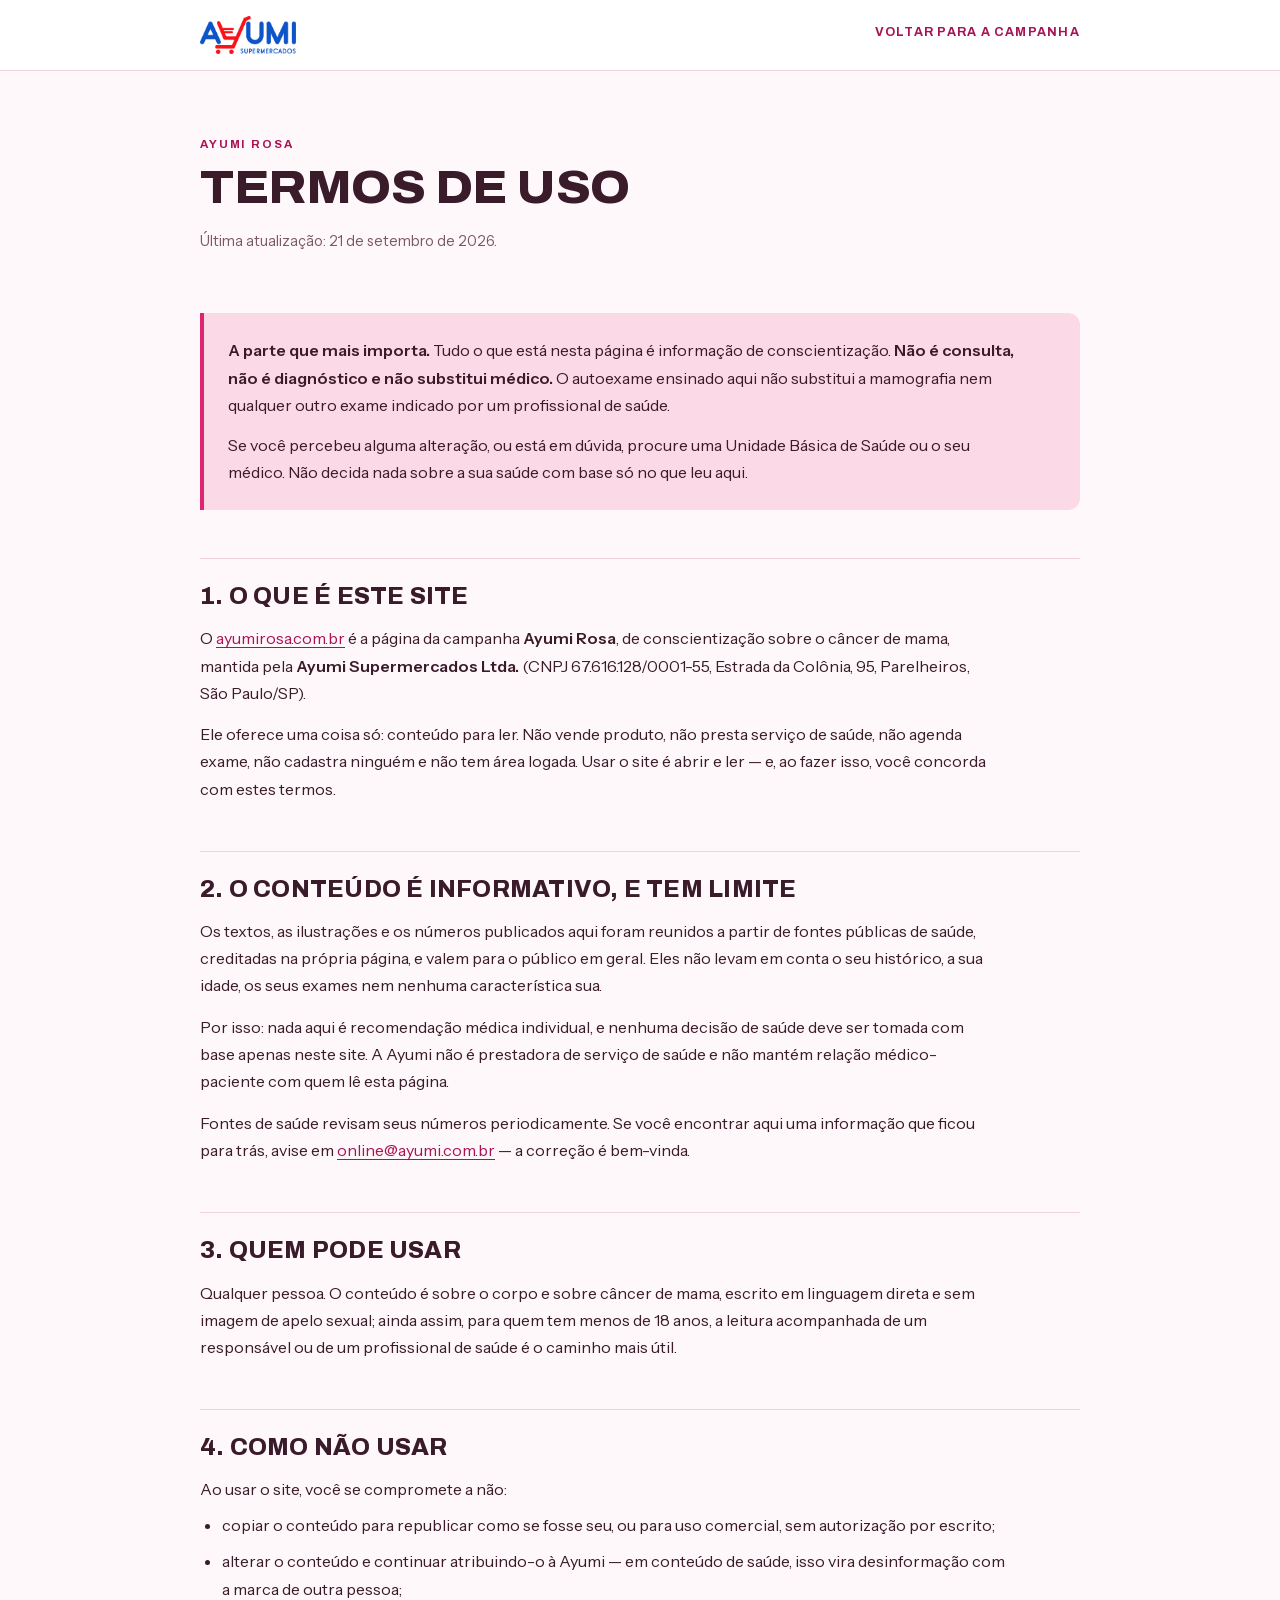
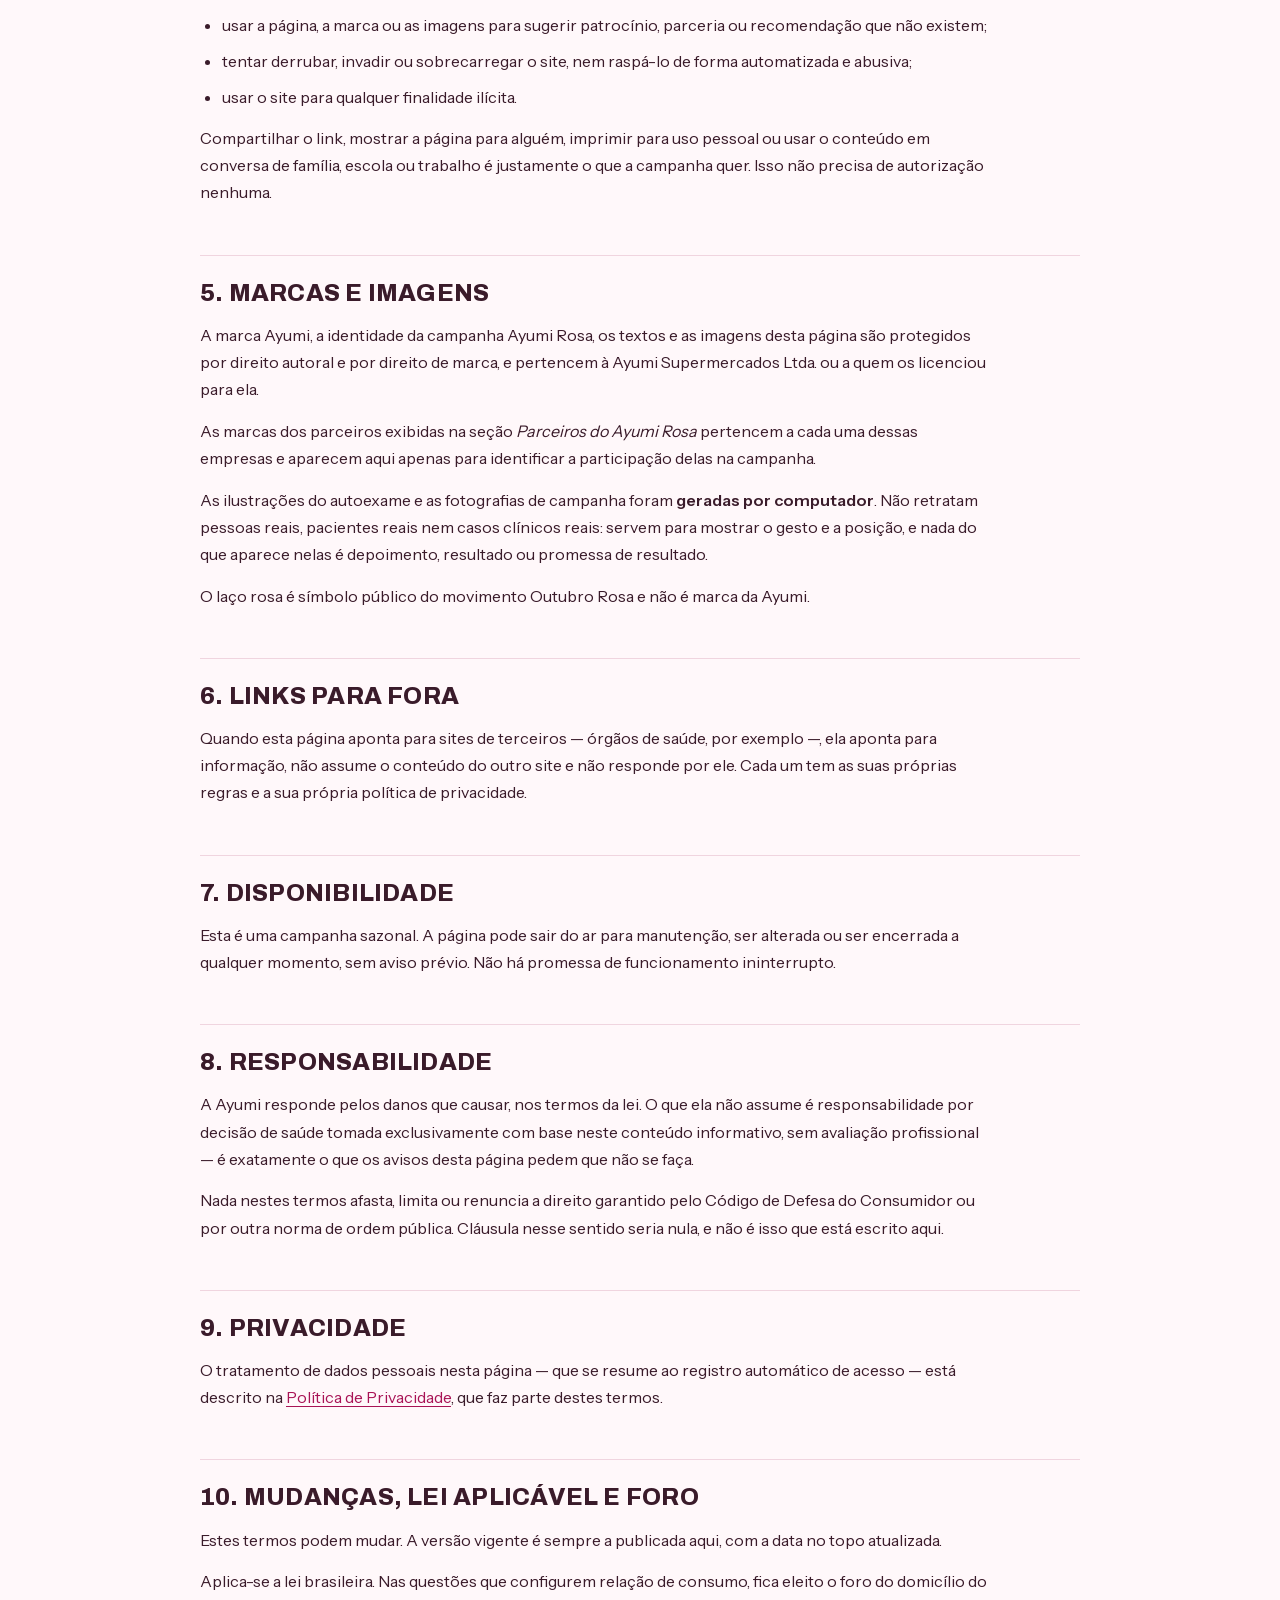
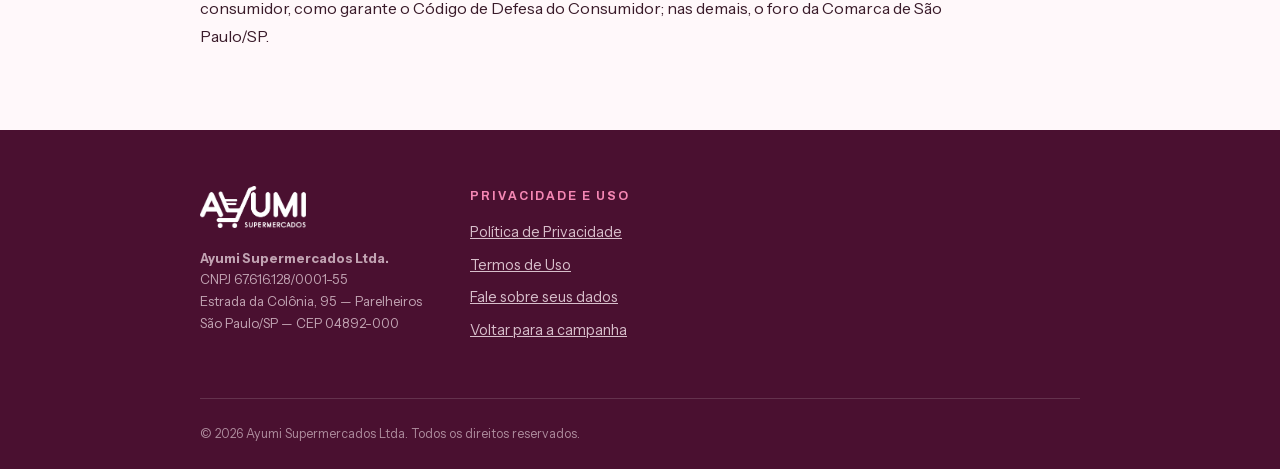
<file: termos/index.html>
<!doctype html>
<html lang="pt-BR">
<head>
<meta charset="utf-8">
<meta name="viewport" content="width=device-width, initial-scale=1">
<title>Termos de Uso — Ayumi Rosa</title>
<meta name="description" content="Condições de uso do site da campanha Ayumi Rosa: o que a página oferece, o caráter informativo do conteúdo, propriedade intelectual e responsabilidades.">

<!-- Mesmo caso da politica: o noindex e do vhost e sai de la junto. -->
<meta name="robots" content="noindex, nofollow">

<meta name="theme-color" content="#e02472">
<link rel="preload" href="../fontes/instrument-sans.woff2" as="font" type="font/woff2" crossorigin>
<link rel="stylesheet" href="../css/fontes.css">
<link rel="stylesheet" href="../css/legal.css">
</head>
<body>

<a class="pular" href="#conteudo">Pular para o conteúdo</a>

<header class="topo">
  <div class="env topo__grade">
    <a href="../"><img class="logo-topo" src="../img/logo-ayumi.webp" width="547" height="217" alt="Ayumi Supermercados"></a>
    <a class="topo__voltar" href="../">Voltar para a campanha</a>
  </div>
</header>

<main id="conteudo" tabindex="-1">

<div class="env capa">
  <p class="rotulo">Ayumi Rosa</p>
  <h1>Termos de Uso</h1>
  <p class="capa__data">Última atualização: 21 de setembro de 2026.</p>
</div>

<div class="env doc">

  <div class="nota">
    <p><strong>A parte que mais importa.</strong> Tudo o que está nesta página é
      informação de conscientização. <strong>Não é consulta, não é diagnóstico e não
      substitui médico.</strong> O autoexame ensinado aqui não substitui a mamografia nem
      qualquer outro exame indicado por um profissional de saúde.</p>
    <p>Se você percebeu alguma alteração, ou está em dúvida, procure uma Unidade Básica de
      Saúde ou o seu médico. Não decida nada sobre a sua saúde com base só no que leu
      aqui.</p>
  </div>

  <h2>1. O que é este site</h2>

  <p>O <a href="https://ayumirosa.com.br">ayumirosa.com.br</a> é a página da campanha
    <strong>Ayumi Rosa</strong>, de conscientização sobre o câncer de mama, mantida pela
    <strong>Ayumi Supermercados Ltda.</strong> (CNPJ 67.616.128/0001-55, Estrada da
    Colônia, 95, Parelheiros, São Paulo/SP).</p>

  <p>Ele oferece uma coisa só: conteúdo para ler. Não vende produto, não presta serviço de
    saúde, não agenda exame, não cadastra ninguém e não tem área logada. Usar o site é
    abrir e ler — e, ao fazer isso, você concorda com estes termos.</p>

  <h2>2. O conteúdo é informativo, e tem limite</h2>

  <p>Os textos, as ilustrações e os números publicados aqui foram reunidos a partir de
    fontes públicas de saúde, creditadas na própria página, e valem para o público em
    geral. Eles não levam em conta o seu histórico, a sua idade, os seus exames nem
    nenhuma característica sua.</p>

  <p>Por isso: nada aqui é recomendação médica individual, e nenhuma decisão de saúde
    deve ser tomada com base apenas neste site. A Ayumi não é prestadora de serviço de
    saúde e não mantém relação médico-paciente com quem lê esta página.</p>

  <p>Fontes de saúde revisam seus números periodicamente. Se você encontrar aqui uma
    informação que ficou para trás, avise em
    <a href="mailto:online@ayumi.com.br">online@ayumi.com.br</a> — a correção é bem-vinda.</p>

  <h2>3. Quem pode usar</h2>

  <p>Qualquer pessoa. O conteúdo é sobre o corpo e sobre câncer de mama, escrito em
    linguagem direta e sem imagem de apelo sexual; ainda assim, para quem tem menos de 18
    anos, a leitura acompanhada de um responsável ou de um profissional de saúde é o
    caminho mais útil.</p>

  <h2>4. Como não usar</h2>

  <p>Ao usar o site, você se compromete a não:</p>

  <ul>
    <li>copiar o conteúdo para republicar como se fosse seu, ou para uso comercial, sem
      autorização por escrito;</li>
    <li>alterar o conteúdo e continuar atribuindo-o à Ayumi — em conteúdo de saúde, isso
      vira desinformação com a marca de outra pessoa;</li>
    <li>usar a página, a marca ou as imagens para sugerir patrocínio, parceria ou
      recomendação que não existem;</li>
    <li>tentar derrubar, invadir ou sobrecarregar o site, nem raspá-lo de forma
      automatizada e abusiva;</li>
    <li>usar o site para qualquer finalidade ilícita.</li>
  </ul>

  <p>Compartilhar o link, mostrar a página para alguém, imprimir para uso pessoal ou usar
    o conteúdo em conversa de família, escola ou trabalho é justamente o que a campanha
    quer. Isso não precisa de autorização nenhuma.</p>

  <h2>5. Marcas e imagens</h2>

  <p>A marca Ayumi, a identidade da campanha Ayumi Rosa, os textos e as imagens desta
    página são protegidos por direito autoral e por direito de marca, e pertencem à Ayumi
    Supermercados Ltda. ou a quem os licenciou para ela.</p>

  <p>As marcas dos parceiros exibidas na seção <em>Parceiros do Ayumi Rosa</em> pertencem
    a cada uma dessas empresas e aparecem aqui apenas para identificar a participação
    delas na campanha.</p>

  <p>As ilustrações do autoexame e as fotografias de campanha foram <strong>geradas por
    computador</strong>. Não retratam pessoas reais, pacientes reais nem casos clínicos
    reais: servem para mostrar o gesto e a posição, e nada do que aparece nelas é
    depoimento, resultado ou promessa de resultado.</p>

  <p>O laço rosa é símbolo público do movimento Outubro Rosa e não é marca da Ayumi.</p>

  <h2>6. Links para fora</h2>

  <p>Quando esta página aponta para sites de terceiros — órgãos de saúde, por exemplo —,
    ela aponta para informação, não assume o conteúdo do outro site e não responde por
    ele. Cada um tem as suas próprias regras e a sua própria política de privacidade.</p>

  <h2>7. Disponibilidade</h2>

  <p>Esta é uma campanha sazonal. A página pode sair do ar para manutenção, ser alterada
    ou ser encerrada a qualquer momento, sem aviso prévio. Não há promessa de
    funcionamento ininterrupto.</p>

  <h2>8. Responsabilidade</h2>

  <p>A Ayumi responde pelos danos que causar, nos termos da lei. O que ela não assume é
    responsabilidade por decisão de saúde tomada exclusivamente com base neste conteúdo
    informativo, sem avaliação profissional — é exatamente o que os avisos desta página
    pedem que não se faça.</p>

  <p>Nada nestes termos afasta, limita ou renuncia a direito garantido pelo Código de
    Defesa do Consumidor ou por outra norma de ordem pública. Cláusula nesse sentido
    seria nula, e não é isso que está escrito aqui.</p>

  <h2>9. Privacidade</h2>

  <p>O tratamento de dados pessoais nesta página — que se resume ao registro automático de
    acesso — está descrito na
    <a href="../privacidade/">Política de Privacidade</a>, que faz parte destes termos.</p>

  <h2>10. Mudanças, lei aplicável e foro</h2>

  <p>Estes termos podem mudar. A versão vigente é sempre a publicada aqui, com a data no
    topo atualizada.</p>

  <p>Aplica-se a lei brasileira. Nas questões que configurem relação de consumo, fica
    eleito o foro do domicílio do consumidor, como garante o Código de Defesa do
    Consumidor; nas demais, o foro da Comarca de São Paulo/SP.</p>

</div>

</main>

<footer class="rodape">
  <div class="env">
    <div class="rodape__grade">
      <div>
        <a href="../"><img class="logo-rodape" src="../img/logo-ayumi-branco.webp" width="547" height="217" alt="Ayumi Supermercados"></a>
        <p class="rodape__id">
          <strong>Ayumi Supermercados Ltda.</strong><br>
          CNPJ 67.616.128/0001-55<br>
          Estrada da Colônia, 95 — Parelheiros<br>
          São Paulo/SP — CEP 04892-000
        </p>
      </div>
      <div>
        <h2>Privacidade e uso</h2>
        <ul>
          <li><a href="../privacidade/">Política de Privacidade</a></li>
          <li><a href="../termos/">Termos de Uso</a></li>
          <li><a href="mailto:online@ayumi.com.br">Fale sobre seus dados</a></li>
          <li><a href="../">Voltar para a campanha</a></li>
        </ul>
      </div>
    </div>
    <div class="rodape__base">
      © 2026 Ayumi Supermercados Ltda. Todos os direitos reservados.
    </div>
  </div>
</footer>

</body>
</html>
</file>
<file: css/fontes.css>
/* ============================================================
   FONTES — servidas pelo proprio dominio, nao pelo Google.
   Antes a pagina puxava o CSS de fonts.googleapis.com, o que mandava o IP
   de cada visitante para um servidor nos EUA sem nenhuma contrapartida:
   transferencia internacional de dado pessoal a declarar na politica, por
   causa de fonte. Com os arquivos aqui, a pagina nao fala com ninguem de
   fora e some tambem o CSS bloqueante em outra origem.

   As tres sao variaveis (um arquivo cobre todos os pesos) e estao sob a
   SIL Open Font License 1.1, que permite hospedar. Ver fontes/LEIA-ME.md.
   ============================================================ */

@font-face{
  font-family: 'Archivo';
  font-style: normal;
  font-weight: 400 900;      /* usados: 700 e 800 */
  font-stretch: 75% 125%;    /* usados: 104%, 108% e 110% */
  font-display: swap;
  src: url('../fontes/archivo.woff2') format('woff2-variations');
}

@font-face{
  font-family: 'Instrument Sans';
  font-style: normal;
  font-weight: 400 700;
  font-stretch: 100%;
  font-display: swap;
  src: url('../fontes/instrument-sans.woff2') format('woff2-variations');
}

@font-face{
  font-family: 'Caveat';
  font-style: normal;
  font-weight: 400 700;
  font-display: swap;
  src: url('../fontes/caveat.woff2') format('woff2-variations');
}
</file>
<file: css/legal.css>
/* ============================================================
   PAGINAS LEGAIS — Privacidade e Termos de Uso.
   Folha propria, e nao uma copia do CSS do index: a landing tem grade de
   banner, faixa de numeros e seis ilustracoes; aqui e uma coluna de texto. O
   que as duas precisam dividir sao os TOKENS, e eles estao repetidos abaixo
   com os mesmos valores do index.html. Se a paleta mudar la, muda aqui.

   Pagina legal e parte do site: mesma marca, mesmo rodape, mesma tipografia —
   e indexavel. O `noindex` desta campanha esta no vhost e vale para tudo
   enquanto a pagina nao for liberada; quando sair, sai para estas tambem.
   ============================================================ */

:root{
  color-scheme: light;

  --papel:        #FFF8FA;
  --superficie:   #FFFFFF;
  --profundo:     #4A1030;

  --tinta:        #3A1B2A;
  --tinta-suave:  #7A5866;

  --rosa:         #E02472;   /* o mesmo rosa corrigido do index */
  --rosa-escuro:  #A81355;
  --rosa-medio:   #F587B4;
  --rosa-claro:   #FBD9E6;

  --linha:        #F0D5DF;
  --linha-forte:  #E3B7C8;

  --display: "Archivo", "Helvetica Neue", Arial, sans-serif;
  --corpo: "Instrument Sans", "Helvetica Neue", Arial, sans-serif;

  --larg: 880px;
  --gutter: clamp(1.25rem, 4vw, 3rem);
}

*{ box-sizing:border-box; margin:0; }

body{
  background: var(--papel); color: var(--tinta);
  font-family: var(--corpo); font-size:1rem; line-height:1.7;
  -webkit-font-smoothing: antialiased;
}

.env{ width:min(var(--larg), 100% - var(--gutter)*2); margin-inline:auto; }

:focus-visible{ outline:3px solid var(--rosa); outline-offset:3px; }

.pular{
  position:absolute; left:.75rem; top:-4rem; z-index:100;
  background: var(--rosa); color:#fff; text-decoration:none;
  font-family: var(--display); font-weight:700; font-size:.85rem;
  letter-spacing:.04em; text-transform:uppercase;
  padding:.8rem 1.3rem; border-radius:0 0 12px 12px;
  transition: top .18s ease;
}
.pular:focus{ top:0; }
main:focus{ outline:none; }

/* ---------- topo ---------- */
.topo{
  background: var(--superficie); border-bottom:1px solid var(--linha);
  position:sticky; top:0; z-index:40;
}
.topo__grade{
  display:flex; align-items:center; justify-content:space-between;
  gap:1.5rem; padding-block:1rem;
}
.logo-topo{ display:block; width:auto; height:38px; }
.topo__voltar{
  font-family: var(--display); font-weight:700; font-size:.78rem;
  letter-spacing:.1em; text-transform:uppercase;
  color: var(--rosa-escuro); text-decoration:none;
  border-bottom:2px solid transparent; padding-bottom:2px;
}
.topo__voltar:hover{ border-bottom-color: var(--rosa); }

/* ---------- cabecalho do documento ---------- */
.capa{ padding-block: clamp(2.5rem,6vw,4rem) clamp(1.5rem,3vw,2rem); }
.rotulo{
  font-family: var(--display); font-size:.72rem; font-weight:700;
  letter-spacing:.16em; text-transform:uppercase; color: var(--rosa-escuro);
}
.capa h1{
  font-family: var(--display); font-weight:800; font-stretch:108%;
  font-size: clamp(1.9rem, 5vw, 2.9rem); line-height:1.05;
  text-transform:uppercase; letter-spacing:-.01em; margin-top:.6rem;
}
.capa__data{ color: var(--tinta-suave); font-size:.9rem; margin-top:1rem; }

/* ---------- texto ---------- */
.doc{ padding-bottom: clamp(3rem,7vw,5rem); }
.doc h2{
  font-family: var(--display); font-weight:800; font-stretch:104%;
  font-size: clamp(1.15rem,2.6vw,1.45rem); line-height:1.2;
  text-transform:uppercase; letter-spacing:.01em;
  margin-top: clamp(2.25rem,5vw,3rem); padding-top:1.5rem;
  border-top:1px solid var(--linha);
}
.doc h3{
  font-family: var(--display); font-weight:700; font-size:1rem;
  letter-spacing:.04em; text-transform:uppercase; margin-top:1.75rem;
}
.doc p, .doc li{ margin-top:.9rem; max-width:72ch; }
.doc ul, .doc ol{ padding-left:1.35rem; }
.doc li{ margin-top:.55rem; }
.doc a{ color: var(--rosa-escuro); text-underline-offset:.2em; }
.doc a:hover{ color: var(--tinta); }
.doc strong{ font-weight:600; }

/* Caixa de destaque: o que o visitante precisa ler mesmo se nao ler o resto. */
.nota{
  background: var(--rosa-claro); border-left:4px solid var(--rosa);
  border-radius:0 12px 12px 0; padding: clamp(1.1rem,2.5vw,1.5rem);
  margin-top:1.75rem;
}
.nota p{ margin-top:0; }
.nota p + p{ margin-top:.8rem; }

/* Tabela do inventario. Vira lista de cartoes no celular porque tabela de
   cinco colunas em 375px nao se le — ela rola para o lado e o titular
   desiste. */
.tabela{ margin-top:1.5rem; border:1px solid var(--linha); border-radius:14px; overflow:hidden; }
.tabela table{ width:100%; border-collapse:collapse; font-size:.9rem; }
.tabela th, .tabela td{ padding:.85rem 1rem; text-align:left; vertical-align:top; border-bottom:1px solid var(--linha); }
.tabela th{
  background: var(--rosa-claro); font-family: var(--display);
  font-size:.72rem; letter-spacing:.1em; text-transform:uppercase; font-weight:700;
}
.tabela tr:last-child td{ border-bottom:0; }
@media (max-width: 760px){
  .tabela table, .tabela tbody, .tabela tr, .tabela td{ display:block; width:100%; }
  .tabela thead{ display:none; }
  .tabela tr{ border-bottom:1px solid var(--linha-forte); padding:.5rem 0; }
  .tabela tr:last-child{ border-bottom:0; }
  .tabela td{ border-bottom:0; padding:.35rem 1rem; }
  .tabela td::before{
    content: attr(data-col); display:block;
    font-family: var(--display); font-size:.68rem; letter-spacing:.1em;
    text-transform:uppercase; font-weight:700; color: var(--rosa-escuro);
    margin-bottom:.15rem;
  }
}

/* ---------- rodape ---------- */
.rodape{ background: var(--profundo); color: rgba(255,240,246,.78); }
.rodape__grade{ display:flex; flex-wrap:wrap; gap:2rem 3rem; padding-block: clamp(2.5rem,5vw,3.5rem); }
.logo-rodape{ display:block; width:auto; height:42px; }
.rodape h2{
  font-size:.75rem; letter-spacing:.16em; text-transform:uppercase;
  color: var(--rosa-medio); margin-bottom:.9rem; font-weight:700;
  font-family: var(--display);
}
.rodape ul{ list-style:none; margin:0; padding:0; display:flex; flex-direction:column; gap:.5rem; font-size:.9rem; }
.rodape a{ color: rgba(255,240,246,.78); }
.rodape a:hover{ color:#fff; }
.rodape__id{ font-size:.82rem; line-height:1.65; color: rgba(255,240,246,.66); max-width:38ch; margin-top:1.25rem; }
.rodape__base{
  border-top:1px solid rgba(255,255,255,.14); padding-block:1.5rem;
  font-size:.78rem; color: rgba(255,240,246,.55);
}

@media (prefers-reduced-motion: reduce){
  *{ transition-duration:.01ms !important; animation-duration:.01ms !important; }
}
</file>
